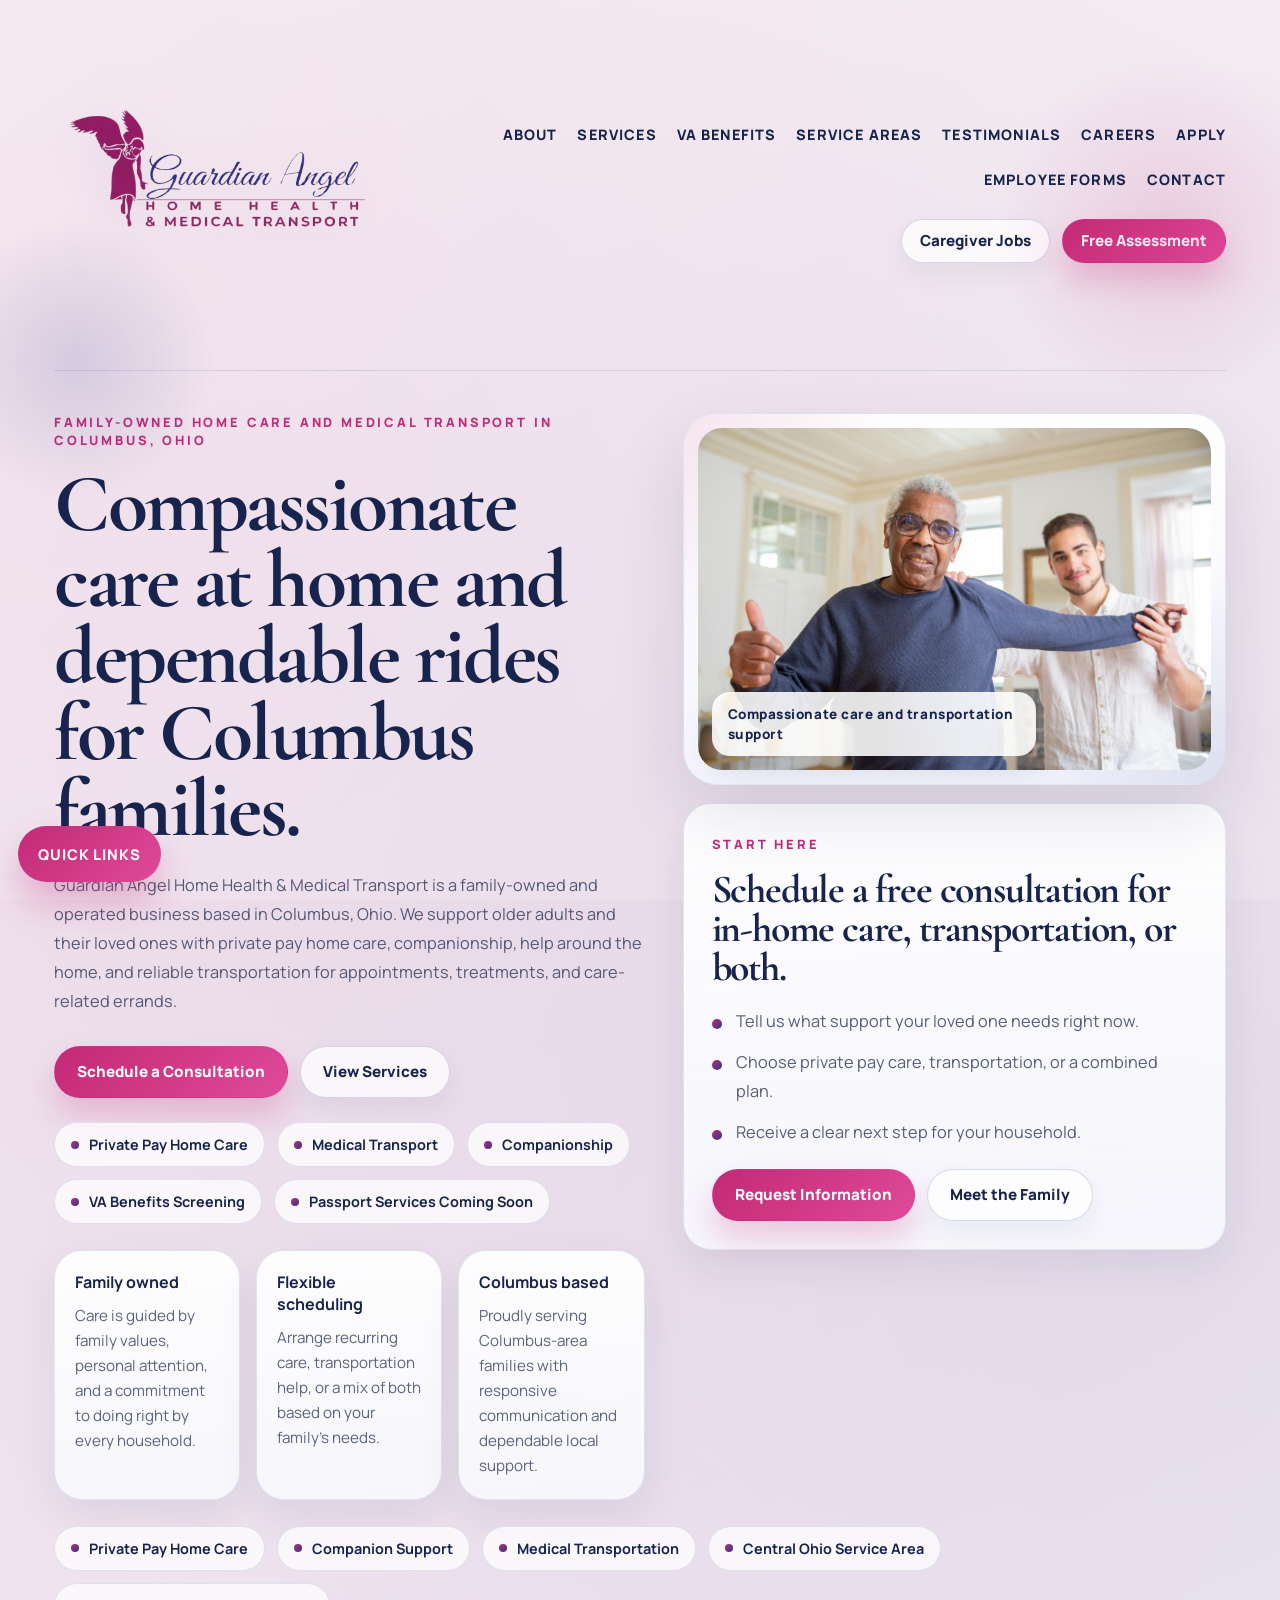
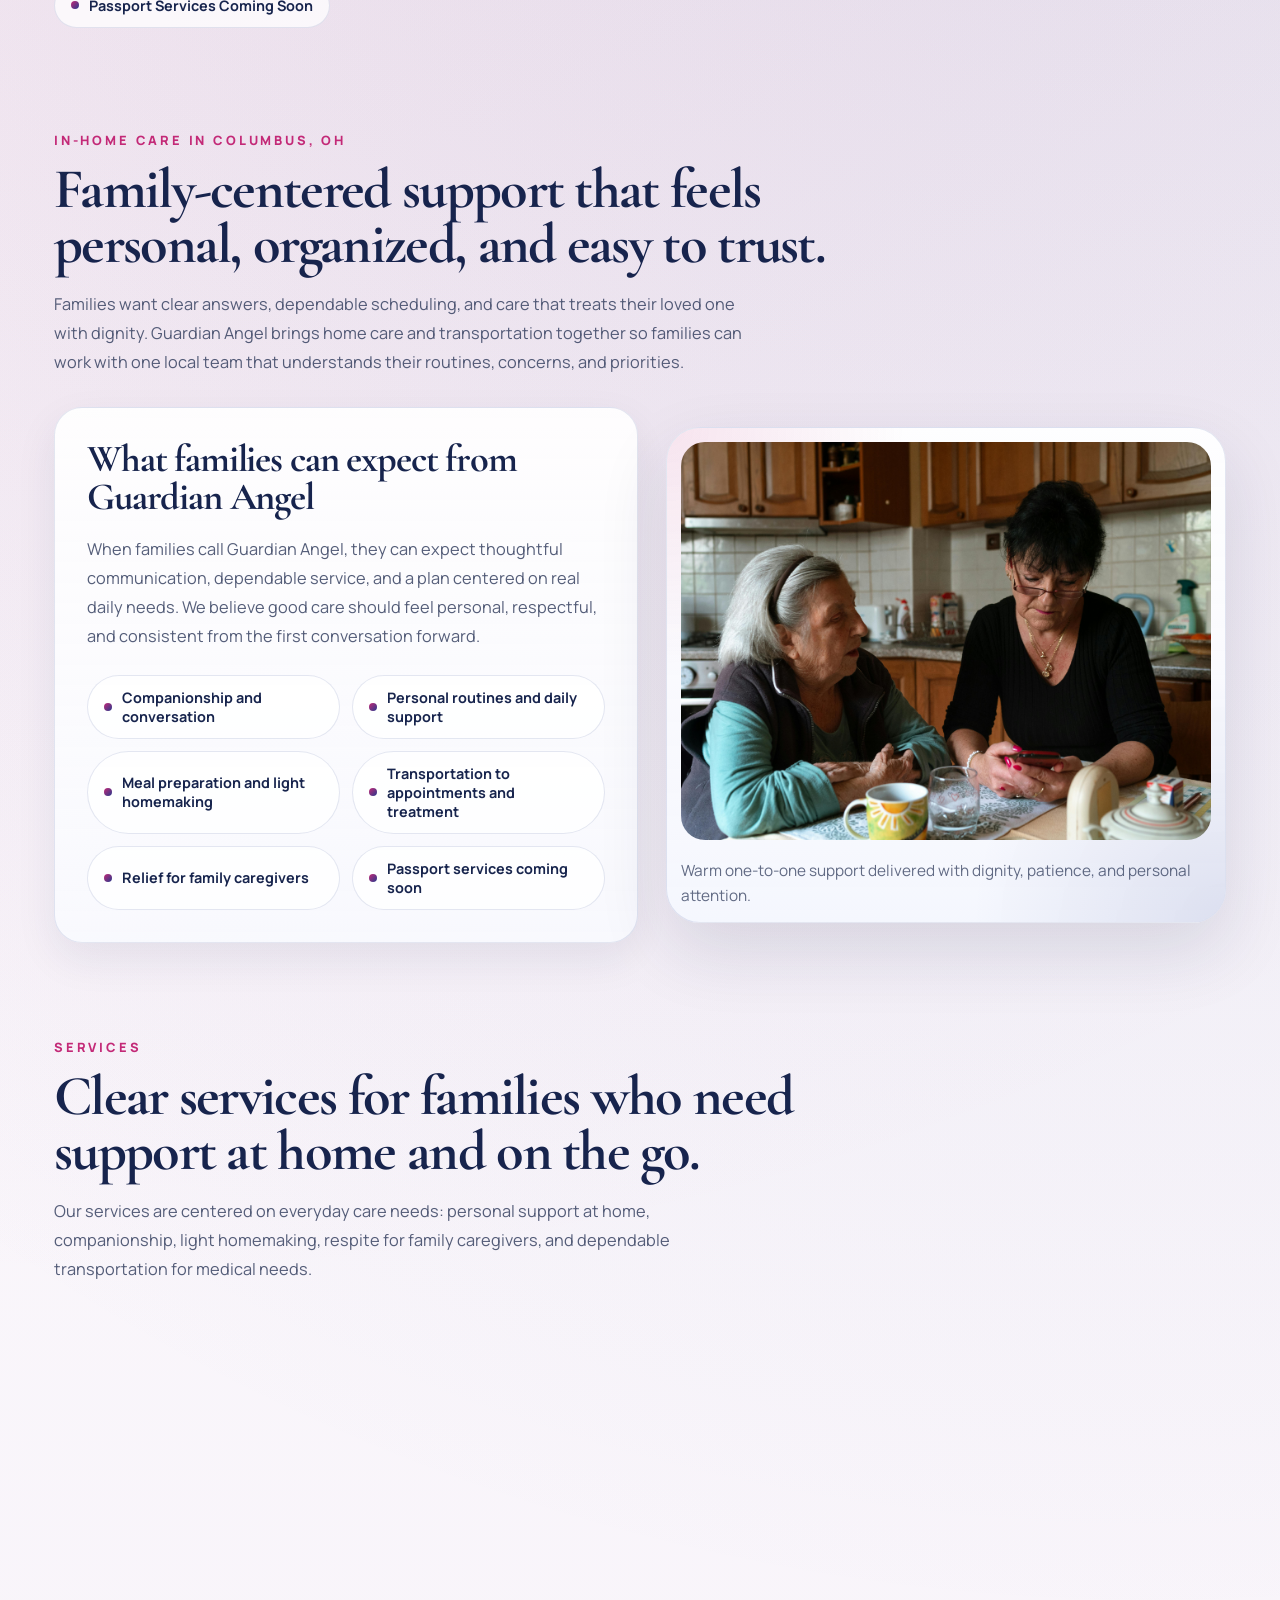
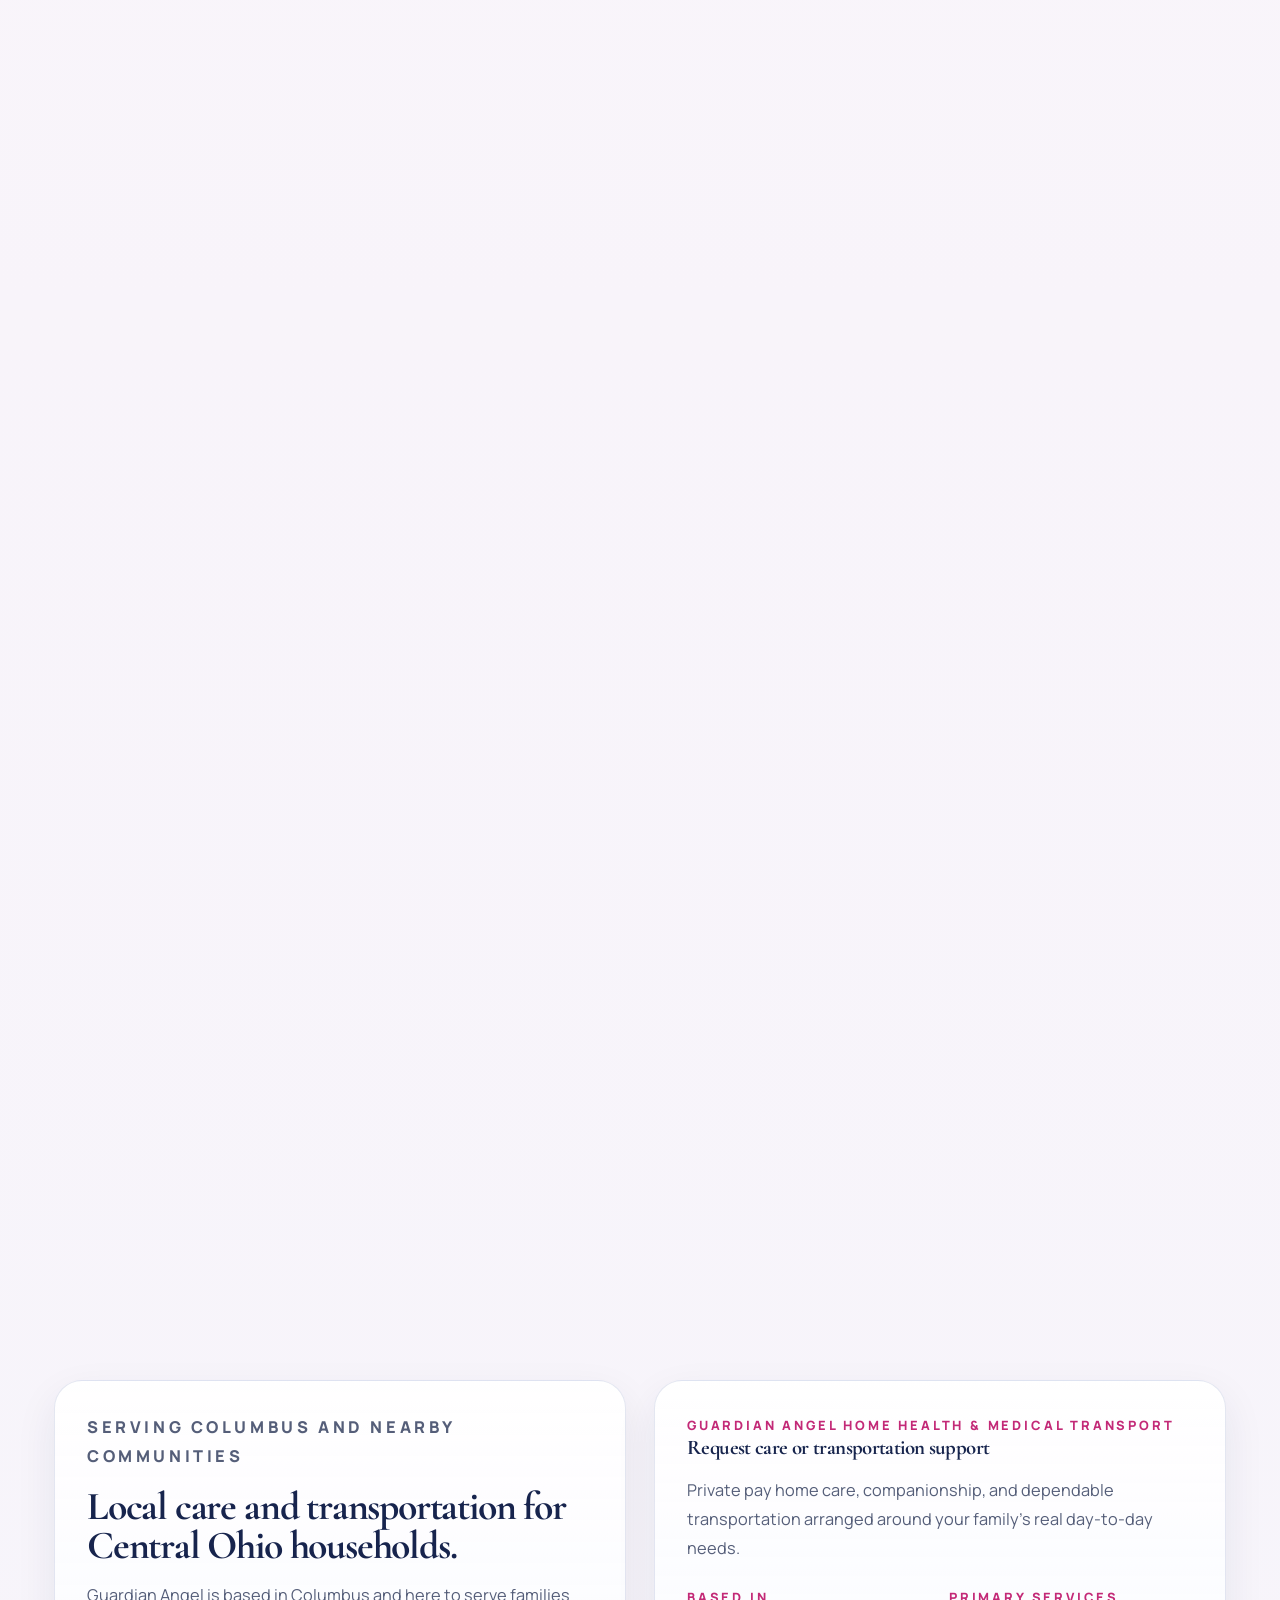
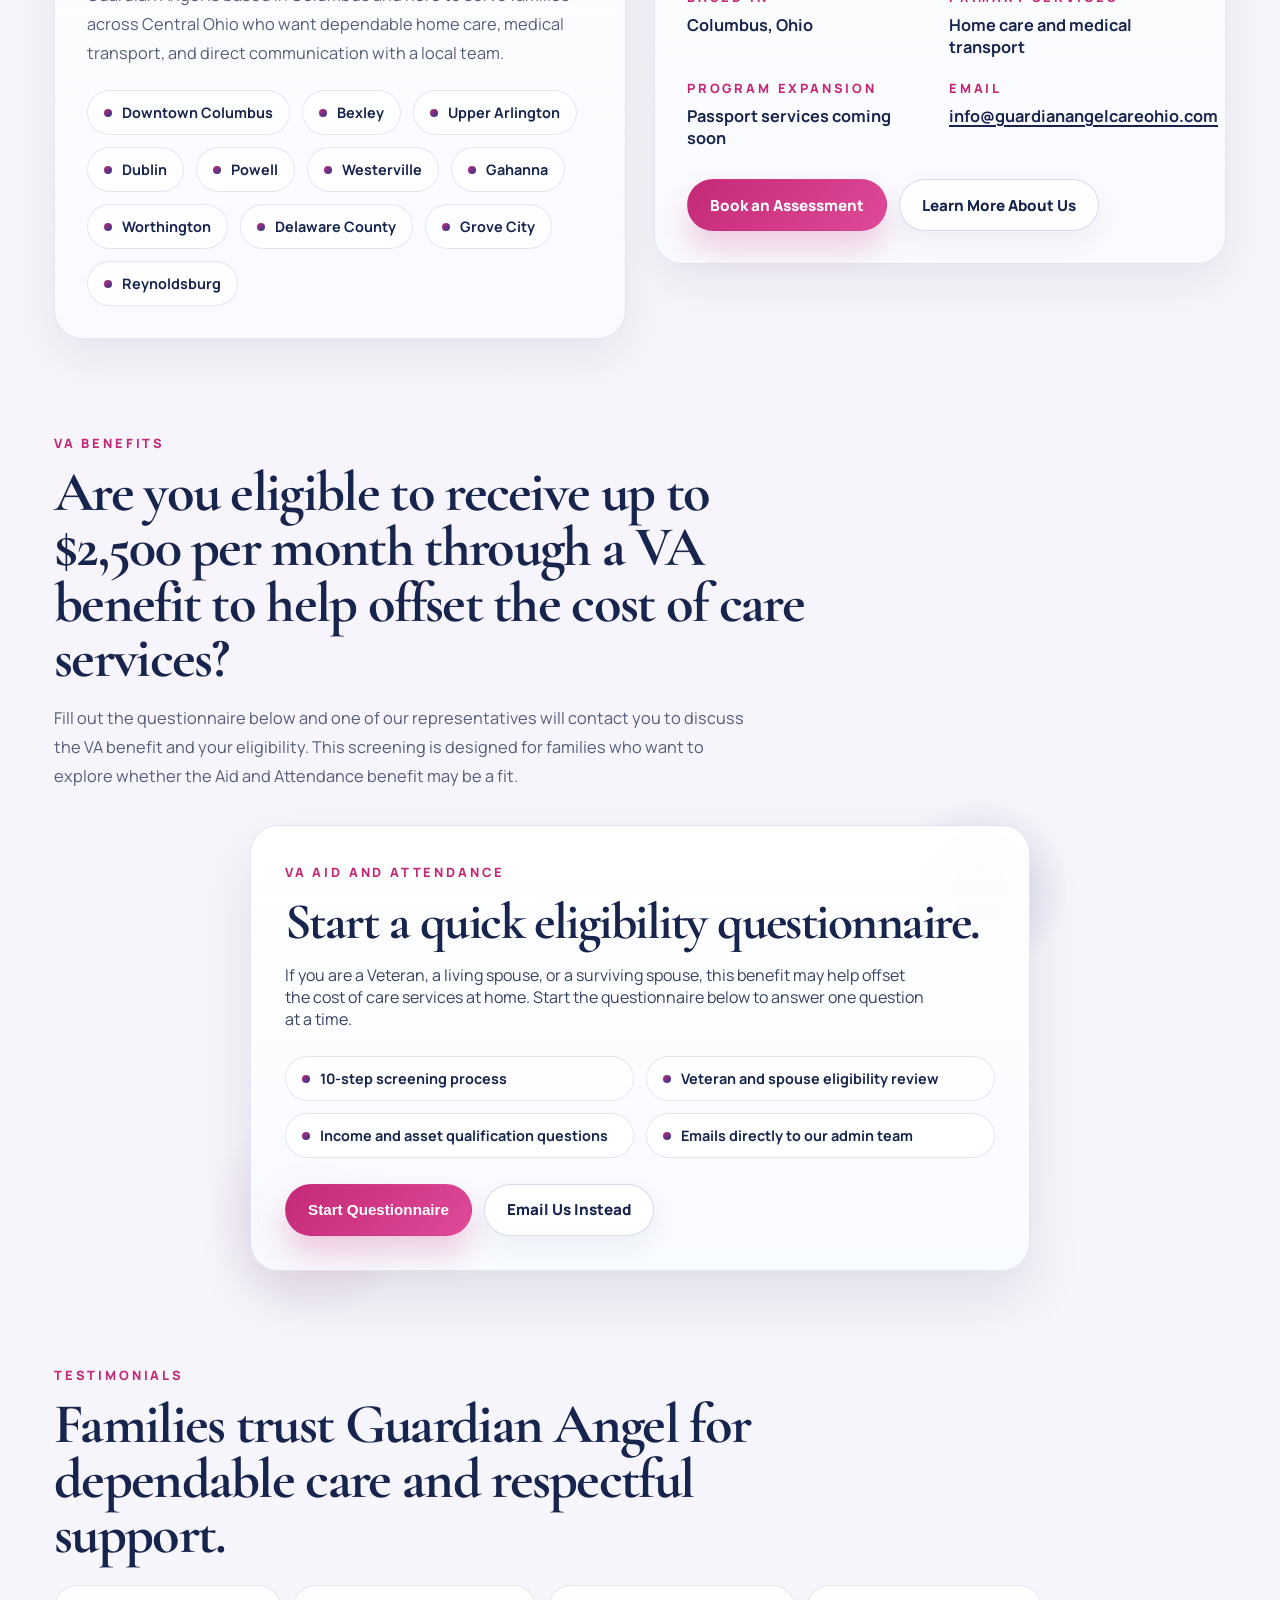
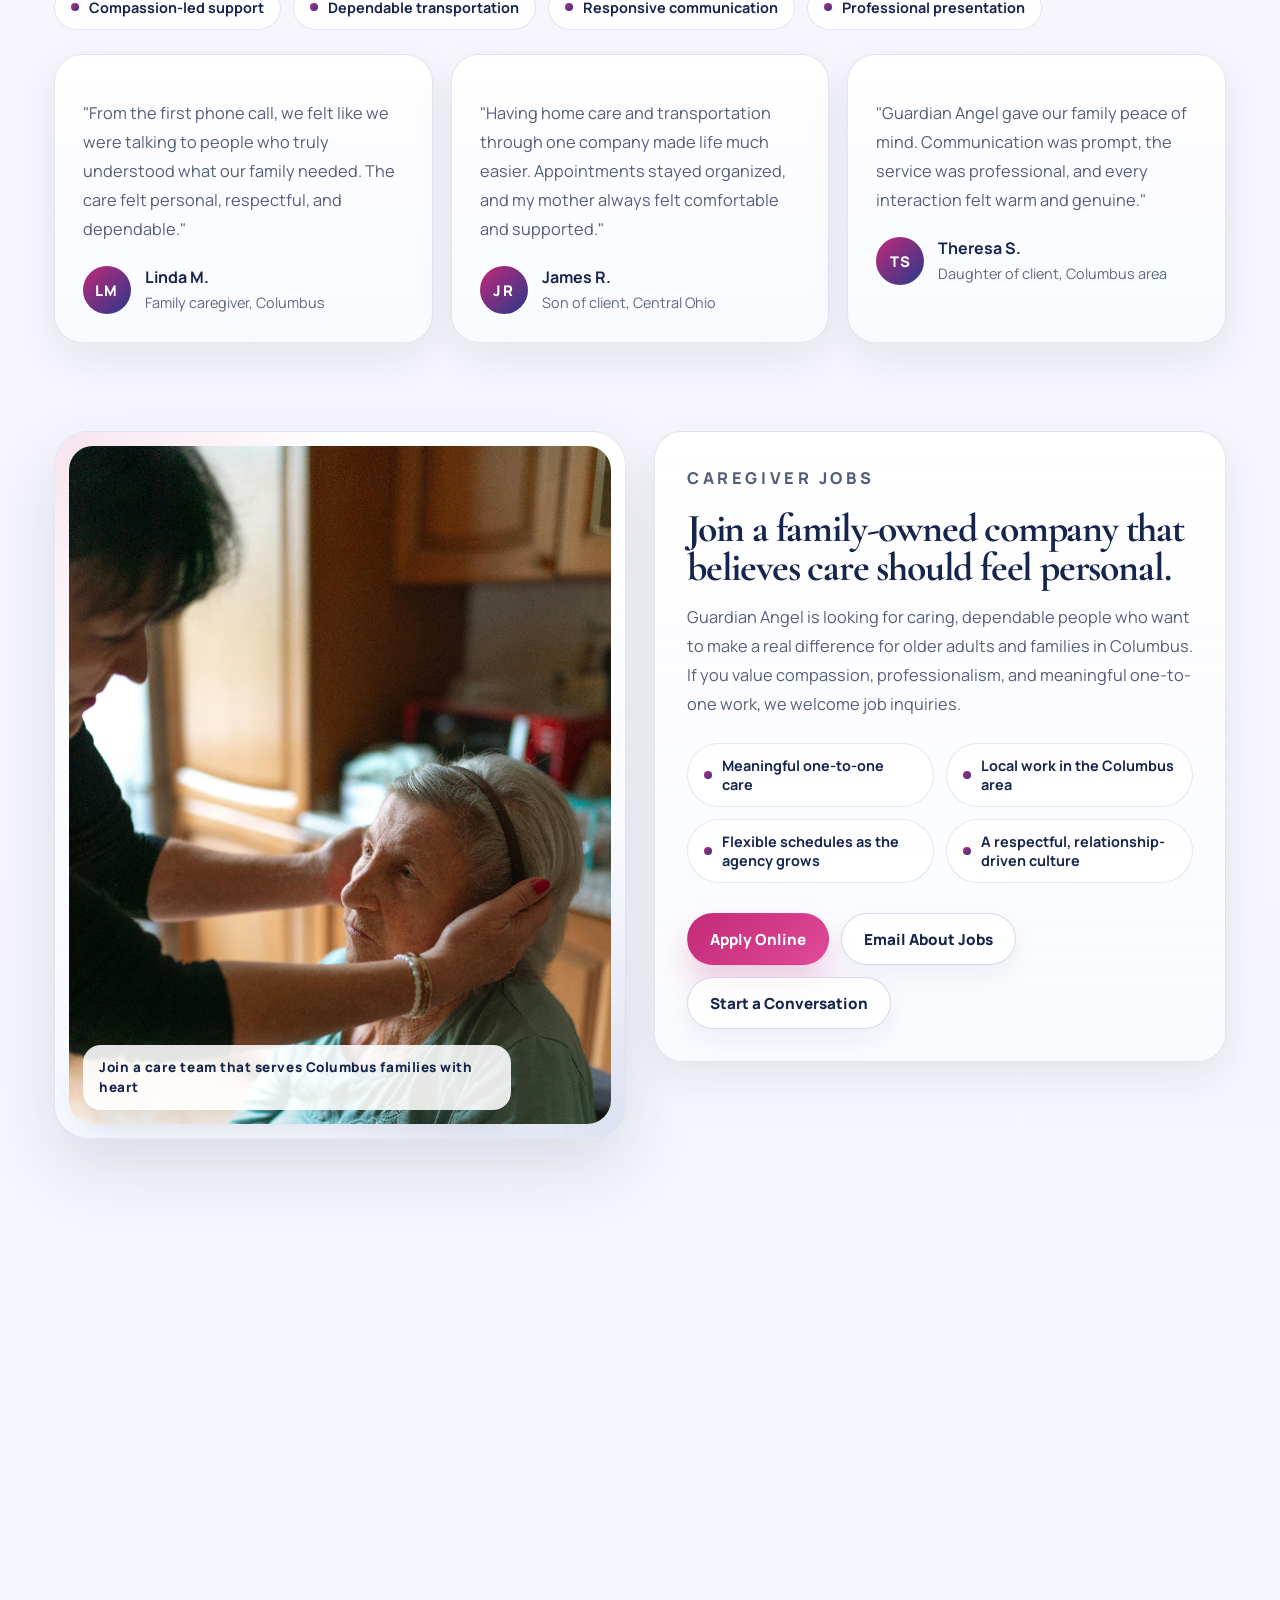
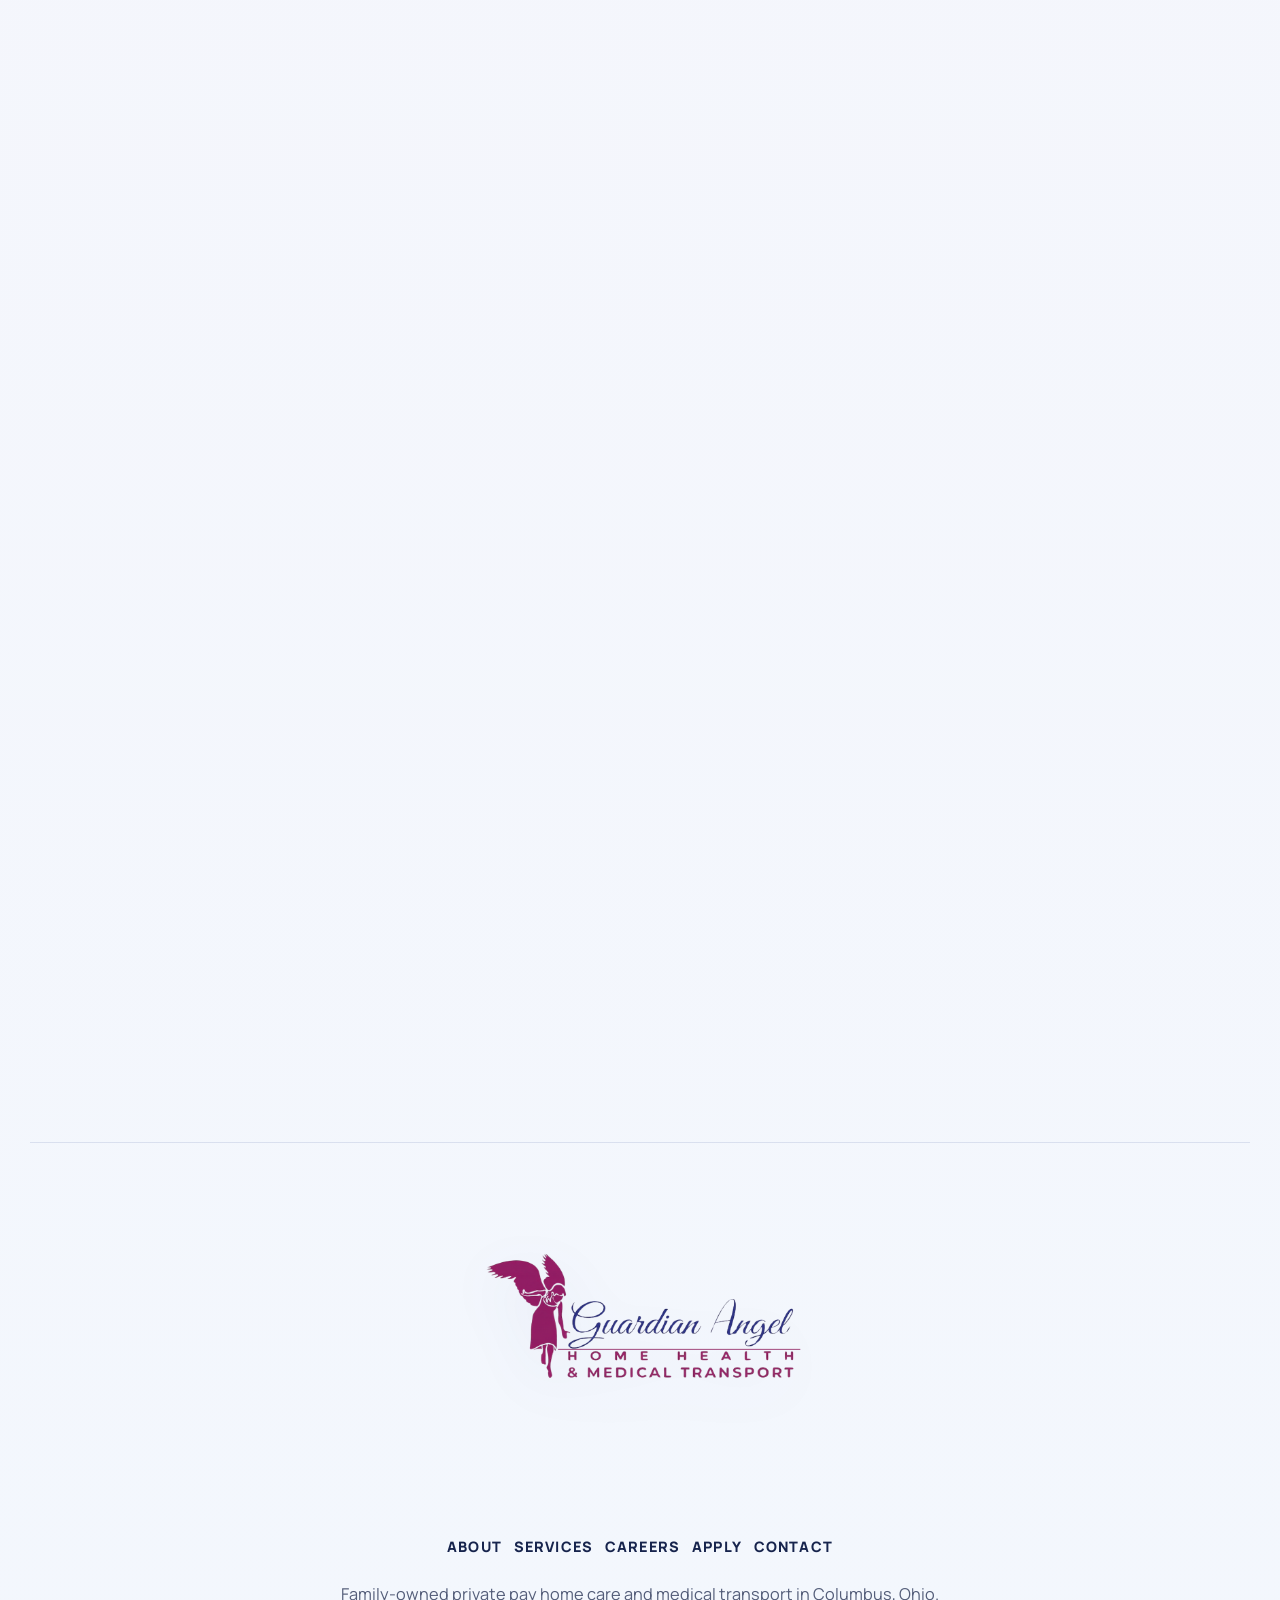
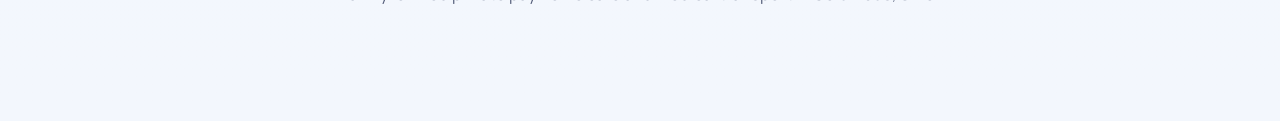
<file: index.html>
<!DOCTYPE html>
<html lang="en">
<head>
  <meta charset="UTF-8">
  <meta name="viewport" content="width=device-width, initial-scale=1.0">
  <title>Guardian Angel Home Health &amp; Medical Transport | Columbus, OH</title>
  <meta
    name="description"
    content="Guardian Angel Home Health & Medical Transport is a family-owned and operated business in Columbus, Ohio, providing private pay home care, companionship, and dependable medical transportation."
  >
  <link rel="icon" href="favicon.ico" sizes="any">
  <link rel="icon" type="image/png" sizes="512x512" href="favicon.png">
  <link rel="apple-touch-icon" sizes="180x180" href="apple-touch-icon.png">
  <link rel="preconnect" href="https://fonts.googleapis.com">
  <link rel="preconnect" href="https://fonts.gstatic.com" crossorigin>
  <link rel="stylesheet" href="styles.css">
</head>
<body>
  <div class="page-shell">
    <header class="hero" id="top">
      <nav class="top-nav">
        <a class="brand" href="#top" aria-label="Guardian Angel Home Health and Medical Transport">
          <img
            class="brand-logo"
            src="assets/guardian-angel-logo.png"
            alt="Guardian Angel Home Health and Medical Transport logo"
          >
        </a>

        <div class="nav-cluster">
          <div class="nav-links">
            <a href="about.html">About</a>
            <a href="#services">Services</a>
            <a href="#va-benefits">VA Benefits</a>
            <a href="#coverage">Service Areas</a>
            <a href="#reviews">Testimonials</a>
            <a href="#careers">Careers</a>
            <a href="application.html">Apply</a>
            <a href="employee-forms.html">Employee Forms</a>
            <a href="#contact">Contact</a>
          </div>
          <div class="nav-actions">
            <a class="button button-secondary button-small" href="#careers">Caregiver Jobs</a>
            <a class="button button-primary button-small" href="#contact">Free Assessment</a>
          </div>
        </div>
      </nav>

      <div class="hero-layout">
        <div class="hero-copy reveal">
          <p class="eyebrow">Family-owned home care and medical transport in Columbus, Ohio</p>
          <h1>Compassionate care at home and dependable rides for Columbus families.</h1>
          <p class="lead">
            Guardian Angel Home Health &amp; Medical Transport is a family-owned and operated business based
            in Columbus, Ohio. We support older adults and their loved ones with private pay home care,
            companionship, help around the home, and reliable transportation for appointments, treatments,
            and care-related errands.
          </p>

          <div class="hero-actions">
            <a class="button button-primary" href="#contact">Schedule a Consultation</a>
            <a class="button button-secondary" href="#services">View Services</a>
          </div>

          <div class="hero-inline-list">
            <span>Private Pay Home Care</span>
            <span>Medical Transport</span>
            <span>Companionship</span>
            <span>VA Benefits Screening</span>
            <span>Passport Services Coming Soon</span>
          </div>

          <div class="hero-metrics">
            <article class="metric-card">
              <strong>Family owned</strong>
              <span>Care is guided by family values, personal attention, and a commitment to doing right by every household.</span>
            </article>
            <article class="metric-card">
              <strong>Flexible scheduling</strong>
              <span>Arrange recurring care, transportation help, or a mix of both based on your family’s needs.</span>
            </article>
            <article class="metric-card">
              <strong>Columbus based</strong>
              <span>Proudly serving Columbus-area families with responsive communication and dependable local support.</span>
            </article>
          </div>
        </div>

        <aside class="hero-side reveal">
          <figure class="hero-photo-card">
            <img
              class="hero-photo hero-photo-full"
              src="assets/reference/stock-caregiver-activity.jpg"
              alt="Older adult receiving supportive home care assistance"
            >
            <div class="photo-chip photo-chip-primary">Compassionate care and transportation support</div>
          </figure>

          <div class="quick-panel">
            <p class="quick-eyebrow">Start here</p>
            <h2>Schedule a free consultation for in-home care, transportation, or both.</h2>
            <ul class="quick-list">
              <li>Tell us what support your loved one needs right now.</li>
              <li>Choose private pay care, transportation, or a combined plan.</li>
              <li>Receive a clear next step for your household.</li>
            </ul>
            <div class="quick-actions">
              <a class="button button-primary" href="#contact">Request Information</a>
              <a class="button button-secondary" href="about.html">Meet the Family</a>
            </div>
          </div>
        </aside>
      </div>

      <div class="hero-trust-strip reveal" aria-label="Guardian Angel service highlights">
        <span>Private Pay Home Care</span>
        <span>Companion Support</span>
        <span>Medical Transportation</span>
        <span>Central Ohio Service Area</span>
        <span>Passport Services Coming Soon</span>
      </div>
    </header>

    <main>
      <section class="section intro-section">
        <div class="section-heading reveal">
          <p class="eyebrow">In-home care in Columbus, OH</p>
          <h2>Family-centered support that feels personal, organized, and easy to trust.</h2>
          <p class="section-lead">
            Families want clear answers, dependable scheduling, and care that treats their loved one with
            dignity. Guardian Angel brings home care and transportation together so families can work with
            one local team that understands their routines, concerns, and priorities.
          </p>
        </div>

        <div class="feature-grid">
          <article class="copy-panel reveal">
            <h3>What families can expect from Guardian Angel</h3>
            <p>
              When families call Guardian Angel, they can expect thoughtful communication, dependable service,
              and a plan centered on real daily needs. We believe good care should feel personal, respectful,
              and consistent from the first conversation forward.
            </p>
            <div class="check-grid">
              <span>Companionship and conversation</span>
              <span>Personal routines and daily support</span>
              <span>Meal preparation and light homemaking</span>
              <span>Transportation to appointments and treatment</span>
              <span>Relief for family caregivers</span>
              <span>Passport services coming soon</span>
            </div>
          </article>

          <figure class="feature-photo reveal">
            <img
              src="assets/reference/stock-homecare-kitchen.jpg"
              alt="Caregiver assisting an older adult at home"
              loading="lazy"
            >
            <figcaption>Warm one-to-one support delivered with dignity, patience, and personal attention.</figcaption>
          </figure>
        </div>
      </section>

      <section class="section services-section" id="services">
        <div class="section-heading reveal">
          <p class="eyebrow">Services</p>
          <h2>Clear services for families who need support at home and on the go.</h2>
          <p class="section-lead">
            Our services are centered on everyday care needs: personal support at home, companionship,
            light homemaking, respite for family caregivers, and dependable transportation for medical needs.
          </p>
        </div>

        <div class="services-grid">
          <article class="service-card reveal">
            <span class="service-mark"></span>
            <h3>Personal Care</h3>
            <p>Support with daily routines that help clients stay comfortable, confident, and safe at home.</p>
            <ul>
              <li>Bathing and grooming support</li>
              <li>Dressing and routine assistance</li>
              <li>Mobility help and safety awareness</li>
            </ul>
          </article>

          <article class="service-card reveal">
            <span class="service-mark"></span>
            <h3>Companion Care</h3>
            <p>Friendly presence, conversation, and steady check-ins for clients who benefit from connection.</p>
            <ul>
              <li>Conversation and social support</li>
              <li>Accompaniment during the day</li>
              <li>Encouragement and reassurance</li>
            </ul>
          </article>

          <article class="service-card reveal">
            <span class="service-mark"></span>
            <h3>Homemaking Support</h3>
            <p>Light household help that keeps the home environment more manageable and comfortable.</p>
            <ul>
              <li>Light tidying and organization</li>
              <li>Laundry and linen refreshes</li>
              <li>Meal prep support</li>
            </ul>
          </article>

          <article class="service-card reveal">
            <span class="service-mark"></span>
            <h3>Respite Care</h3>
            <p>Short-term support so family caregivers can rest, recharge, and step away with peace of mind.</p>
            <ul>
              <li>Relief for loved ones</li>
              <li>Flexible visit timing</li>
              <li>Dependable backup support</li>
            </ul>
          </article>

          <article class="service-card reveal">
            <span class="service-mark"></span>
            <h3>Medical Transportation</h3>
            <p>Dependable rides for appointments, treatments, hospital pickups, and care-related errands.</p>
            <ul>
              <li>Doctor and specialist appointments</li>
              <li>Therapy and treatment visits</li>
              <li>Hospital discharge transportation</li>
            </ul>
          </article>

          <article class="service-card reveal">
            <span class="service-mark"></span>
            <h3>Hospital Recovery Support</h3>
            <p>Extra help during recovery periods when routines, follow-up visits, and observation matter most.</p>
            <ul>
              <li>Post-discharge check-ins</li>
              <li>Appointment coordination support</li>
              <li>Household easing during recovery</li>
            </ul>
          </article>

          <article class="service-card reveal">
            <span class="service-mark"></span>
            <h3>Wellness and Routine Support</h3>
            <p>Help clients stay on track with meals, hydration, movement, and a calmer daily rhythm.</p>
            <ul>
              <li>Meal and snack reminders</li>
              <li>Encouragement with routines</li>
              <li>Observant, supportive companionship</li>
            </ul>
          </article>

          <article class="service-card service-card-accent reveal">
            <span class="service-mark"></span>
            <h3>Passport Services Coming Soon</h3>
            <p>Guardian Angel is preparing to expand services so more Columbus families can access coordinated support.</p>
            <ul>
              <li>Clear coming-soon visibility</li>
              <li>Room for future program details</li>
              <li>Easy updates as services expand</li>
            </ul>
          </article>
        </div>
      </section>

      <section class="section needs-section">
        <div class="section-heading reveal">
          <p class="eyebrow">We understand your situation</p>
          <h2>Families usually reach out because they need help quickly, clearly, and without added stress.</h2>
        </div>

        <div class="need-grid">
          <article class="need-card reveal">
            <h3>A loved one needs support at home</h3>
            <p>Families often need companionship, safety-minded help, and a dependable rhythm for everyday routines.</p>
          </article>
          <article class="need-card reveal">
            <h3>Appointments are getting harder to manage</h3>
            <p>Transportation becomes part of care when rides to treatment, follow-ups, and discharges start piling up.</p>
          </article>
          <article class="need-card reveal">
            <h3>Family caregivers need relief</h3>
            <p>Respite support can protect everyone’s energy while keeping the client experience steady and respectful.</p>
          </article>
          <article class="need-card reveal">
            <h3>Recovery requires more coordination</h3>
            <p>Short-term help after a hospital stay can make recovery smoother and reduce stress on the household.</p>
          </article>
        </div>
      </section>

      <section class="section coverage-section" id="coverage">
        <div class="coverage-layout">
          <article class="coverage-card reveal">
            <p class="eyebrow">Serving Columbus and nearby communities</p>
            <h2>Local care and transportation for Central Ohio households.</h2>
            <p>
              Guardian Angel is based in Columbus and here to serve families across Central Ohio who want
              dependable home care, medical transport, and direct communication with a local team.
            </p>
            <div class="area-chips">
              <span>Downtown Columbus</span>
              <span>Bexley</span>
              <span>Upper Arlington</span>
              <span>Dublin</span>
              <span>Powell</span>
              <span>Westerville</span>
              <span>Gahanna</span>
              <span>Worthington</span>
              <span>Delaware County</span>
              <span>Grove City</span>
              <span>Reynoldsburg</span>
            </div>
          </article>

          <article class="local-contact-card reveal">
            <span class="feature-tag">Guardian Angel Home Health &amp; Medical Transport</span>
            <h3>Request care or transportation support</h3>
            <p>
              Private pay home care, companionship, and dependable transportation arranged around your family’s
              real day-to-day needs.
            </p>
            <div class="local-details">
              <div>
                <span class="detail-label">Based in</span>
                <strong>Columbus, Ohio</strong>
              </div>
              <div>
                <span class="detail-label">Primary services</span>
                <strong>Home care and medical transport</strong>
              </div>
              <div>
                <span class="detail-label">Program expansion</span>
                <strong>Passport services coming soon</strong>
              </div>
              <div>
                <span class="detail-label">Email</span>
                <strong><a class="contact-link" href="mailto:info@guardianangelcareohio.com">info@guardianangelcareohio.com</a></strong>
              </div>
            </div>
            <div class="hero-actions">
              <a class="button button-primary" href="#contact">Book an Assessment</a>
              <a class="button button-secondary" href="about.html">Learn More About Us</a>
            </div>
          </article>
        </div>
      </section>

      <section class="section va-section" id="va-benefits">
        <div class="section-heading reveal">
          <p class="eyebrow">VA Benefits</p>
          <h2>Are you eligible to receive up to $2,500 per month through a VA benefit to help offset the cost of care services?</h2>
          <p class="section-lead">
            Fill out the questionnaire below and one of our representatives will contact you to discuss
            the VA benefit and your eligibility. This screening is designed for families who want to explore
            whether the Aid and Attendance benefit may be a fit.
          </p>
        </div>

        <div class="va-stage reveal">
          <article class="va-intro-card" id="vaIntroCard">
            <span class="feature-tag">VA Aid and Attendance</span>
            <h3>Start a quick eligibility questionnaire.</h3>
            <p>
              If you are a Veteran, a living spouse, or a surviving spouse, this benefit may help offset
              the cost of care services at home. Start the questionnaire below to answer one question at a time.
            </p>
            <div class="check-grid va-intro-grid">
              <span>10-step screening process</span>
              <span>Veteran and spouse eligibility review</span>
              <span>Income and asset qualification questions</span>
              <span>Emails directly to our admin team</span>
            </div>
            <div class="hero-actions">
              <button class="button button-primary" type="button" id="vaStartButton" aria-controls="vaForm" aria-expanded="false">Start Questionnaire</button>
              <a class="button button-secondary" href="mailto:admin@GuardianAngelCareOhio.com">Email Us Instead</a>
            </div>
          </article>

          <form class="contact-form va-form" id="vaForm" data-recipient="admin@GuardianAngelCareOhio.com" hidden>
            <div class="va-progress">
              <div class="va-progress-head">
                <span class="feature-tag" id="vaStepCount">Question 1 of 10</span>
                <strong id="vaStepTitle">Veteran or spouse status</strong>
              </div>
              <div class="va-progress-bar" aria-hidden="true">
                <span class="va-progress-fill" id="vaProgressFill"></span>
              </div>
            </div>

            <div class="va-step is-active" data-step-title="Veteran or spouse status">
              <fieldset class="form-question">
                <legend>1. Are you a Veteran, living spouse, or surviving spouse of a Veteran over age 65?</legend>
                <div class="choice-row">
                  <label class="choice-pill"><input type="radio" name="va_q1" value="Yes" required><span>Yes</span></label>
                  <label class="choice-pill"><input type="radio" name="va_q1" value="No" required><span>No</span></label>
                </div>
              </fieldset>
            </div>

            <div class="va-step" data-step-title="Help with daily living" hidden>
              <fieldset class="form-question">
                <legend>2. Do you need some assistance at home with activities of daily living?</legend>
                <div class="choice-row">
                  <label class="choice-pill"><input type="radio" name="va_q2" value="Yes" required><span>Yes</span></label>
                  <label class="choice-pill"><input type="radio" name="va_q2" value="No" required><span>No</span></label>
                </div>
              </fieldset>
            </div>

            <div class="va-step" data-step-title="Monthly household income" hidden>
              <fieldset class="form-question">
                <legend>3. Do you have monthly household combined income from all sources below these amounts?</legend>
                <p class="question-note">Couples: $3,000. Single Veteran: $2,600. Surviving Spouse: $2,000. If you are spending money on care services right now, your income could be higher and you may still qualify. If you are living in assisted or independent living, or paying for care now, you may be eligible even with income above these amounts.</p>
                <div class="choice-row">
                  <label class="choice-pill"><input type="radio" name="va_q3" value="Yes" required><span>Yes</span></label>
                  <label class="choice-pill"><input type="radio" name="va_q3" value="No" required><span>No</span></label>
                </div>
              </fieldset>
            </div>

            <div class="va-step" data-step-title="Assets and retirement accounts" hidden>
              <fieldset class="form-question">
                <legend>4. Do you have less than $129,600 in retirement accounts, annuities, stocks, bonds, and cash in the bank?</legend>
                <p class="question-note">Your home value and personal property are exempt.</p>
                <div class="choice-row">
                  <label class="choice-pill"><input type="radio" name="va_q4" value="Yes" required><span>Yes</span></label>
                  <label class="choice-pill"><input type="radio" name="va_q4" value="No" required><span>No</span></label>
                </div>
              </fieldset>
            </div>

            <div class="va-step" data-step-title="Surviving spouse status" hidden>
              <fieldset class="form-question">
                <legend>5. Was the surviving spouse married to the Veteran at the time of the Veteran's death?</legend>
                <div class="choice-row">
                  <label class="choice-pill"><input type="radio" name="va_q5" value="Yes" required><span>Yes</span></label>
                  <label class="choice-pill"><input type="radio" name="va_q5" value="No" required><span>No</span></label>
                </div>
              </fieldset>
            </div>

            <div class="va-step" data-step-title="Wartime active duty service" hidden>
              <fieldset class="form-question">
                <legend>6. Did the Veteran serve at least 1 day of active duty during a wartime period?</legend>
                <p class="question-note">National Guard or Reserves do not count. Qualifying periods include: World War II, December 1941 to December 1946; Korean War, June 1950 to January 1955; Vietnam War, February 1961 to August 1964 if served in Vietnam, or September 1964 to May 1975 in or outside of Vietnam; Gulf War, 1990 to present.</p>
                <div class="choice-row">
                  <label class="choice-pill"><input type="radio" name="va_q6" value="Yes" required><span>Yes</span></label>
                  <label class="choice-pill"><input type="radio" name="va_q6" value="No" required><span>No</span></label>
                </div>
              </fieldset>
            </div>

            <div class="va-step" data-step-title="Existing VA benefits" hidden>
              <fieldset class="form-question">
                <legend>7. Is the benefit applicant receiving monthly money from the VA, or have they applied for money from the VA, for wounds suffered during military service or for a pension benefit?</legend>
                <div class="choice-row">
                  <label class="choice-pill"><input type="radio" name="va_q7" value="Yes" required><span>Yes</span></label>
                  <label class="choice-pill"><input type="radio" name="va_q7" value="No" required><span>No</span></label>
                </div>
              </fieldset>
            </div>

            <div class="va-step" data-step-title="Living at home plan" hidden>
              <fieldset class="form-question">
                <legend>8. Is the applicant currently living at home and planning to stay there for at least a year, or do they have a discharge date to return home from their current facility?</legend>
                <div class="choice-row">
                  <label class="choice-pill"><input type="radio" name="va_q8" value="Yes" required><span>Yes</span></label>
                  <label class="choice-pill"><input type="radio" name="va_q8" value="No" required><span>No</span></label>
                </div>
              </fieldset>
            </div>

            <div class="va-step" data-step-title="Best time to call" hidden>
              <fieldset class="form-question">
                <legend>9. Best time to call</legend>
                <p class="question-note">Check any that work best for you.</p>
                <div class="choice-row">
                  <label class="choice-pill"><input type="checkbox" name="bestTime" value="Mornings"><span>Mornings</span></label>
                  <label class="choice-pill"><input type="checkbox" name="bestTime" value="Afternoons"><span>Afternoons</span></label>
                  <label class="choice-pill"><input type="checkbox" name="bestTime" value="Evenings"><span>Evenings</span></label>
                </div>
              </fieldset>
            </div>

            <div class="va-step" data-step-title="Your contact information" hidden>
              <label>
                Name
                <input type="text" name="name" placeholder="Full name" required>
              </label>
              <label>
                Phone
                <input type="tel" name="phone" placeholder="Best phone number" required>
              </label>
              <label>
                Email
                <input type="email" name="email" placeholder="you@example.com" required>
              </label>
              <label>
                Additional notes
                <textarea
                  name="notes"
                  rows="4"
                  placeholder="Anything else you would like our team to know before we contact you."
                ></textarea>
              </label>
            </div>

            <div class="va-wizard-actions">
              <button class="button button-secondary" type="button" id="vaPrevButton" hidden>Previous</button>
              <button class="button button-primary" type="button" id="vaNextButton">Next Question</button>
              <button class="button button-primary" type="submit" id="vaSubmitButton" hidden>Send VA Questionnaire</button>
            </div>
            <p class="contact-note">Your questionnaire will open in your default email application addressed to admin@GuardianAngelCareOhio.com.</p>
            <p class="form-response" id="vaFormResponse" aria-live="polite"></p>
          </form>
        </div>
      </section>

      <section class="section reviews-section" id="reviews">
        <div class="section-heading reveal">
          <p class="eyebrow">Testimonials</p>
          <h2>Families trust Guardian Angel for dependable care and respectful support.</h2>
        </div>

        <div class="rating-strip reveal">
          <span>Compassion-led support</span>
          <span>Dependable transportation</span>
          <span>Responsive communication</span>
          <span>Professional presentation</span>
        </div>

        <div class="testimonial-grid">
          <article class="testimonial-card reveal">
            <p>"From the first phone call, we felt like we were talking to people who truly understood what our family needed. The care felt personal, respectful, and dependable."</p>
            <div class="testimonial-person">
              <div class="testimonial-avatar">LM</div>
              <div class="testimonial-meta">
                <strong>Linda M.</strong>
                <span>Family caregiver, Columbus</span>
              </div>
            </div>
          </article>
          <article class="testimonial-card reveal">
            <p>"Having home care and transportation through one company made life much easier. Appointments stayed organized, and my mother always felt comfortable and supported."</p>
            <div class="testimonial-person">
              <div class="testimonial-avatar">JR</div>
              <div class="testimonial-meta">
                <strong>James R.</strong>
                <span>Son of client, Central Ohio</span>
              </div>
            </div>
          </article>
          <article class="testimonial-card reveal">
            <p>"Guardian Angel gave our family peace of mind. Communication was prompt, the service was professional, and every interaction felt warm and genuine."</p>
            <div class="testimonial-person">
              <div class="testimonial-avatar">TS</div>
              <div class="testimonial-meta">
                <strong>Theresa S.</strong>
                <span>Daughter of client, Columbus area</span>
              </div>
            </div>
          </article>
        </div>
      </section>

      <section class="section careers-section" id="careers">
        <div class="careers-layout">
          <figure class="feature-photo jobs-photo reveal">
            <img
              src="assets/reference/stock-homecare-portrait.jpg"
              alt="Caregiver providing close personal support to an older adult"
              loading="lazy"
            >
            <div class="photo-chip">Join a care team that serves Columbus families with heart</div>
          </figure>

          <article class="career-copy reveal">
            <p class="eyebrow">Caregiver jobs</p>
            <h2>Join a family-owned company that believes care should feel personal.</h2>
            <p>
              Guardian Angel is looking for caring, dependable people who want to make a real difference for
              older adults and families in Columbus. If you value compassion, professionalism, and meaningful
              one-to-one work, we welcome job inquiries.
            </p>
            <div class="check-grid jobs-grid">
              <span>Meaningful one-to-one care</span>
              <span>Local work in the Columbus area</span>
              <span>Flexible schedules as the agency grows</span>
              <span>A respectful, relationship-driven culture</span>
            </div>
            <div class="hero-actions">
              <a
                class="button button-primary"
                href="application.html"
              >Apply Online</a>
              <a
                class="button button-secondary"
                href="mailto:info@guardianangelcareohio.com?subject=Guardian%20Angel%20Caregiver%20Application"
              >Email About Jobs</a>
              <a class="button button-secondary" href="#contact">Start a Conversation</a>
            </div>
          </article>
        </div>
      </section>

      <section class="section about-preview-section">
        <div class="feature-grid feature-grid-reverse">
          <article class="copy-panel reveal">
            <p class="eyebrow">About Guardian Angel</p>
            <h3>Learn more about the family behind the care.</h3>
            <p>
              Learn more about Guardian Angel’s family-owned approach, commitment to respectful service,
              and focus on supporting Columbus families with care they can feel good about.
            </p>
            <div class="hero-actions">
              <a class="button button-primary" href="about.html">Learn More About Us</a>
              <a class="button button-secondary" href="#contact">Contact the Agency</a>
            </div>
          </article>

          <figure class="feature-photo reveal">
            <img
              src="assets/reference/stock-transport-assist.jpg"
              alt="Older adult receiving transportation assistance while entering a vehicle"
              loading="lazy"
            >
            <figcaption>Dependable transportation is an important part of keeping care organized and families supported.</figcaption>
          </figure>
        </div>
      </section>

      <section class="section contact-section" id="contact">
        <div class="contact-layout">
          <div class="contact-copy reveal">
            <p class="eyebrow">Schedule a consultation</p>
            <h2>Request a free conversation about home care, transportation, or both.</h2>
            <p>
              Whether your family needs private pay home care, medical transportation, or both, we are here to
              listen, answer questions, and help you take the next step with confidence.
            </p>
            <div class="contact-details">
              <div>
                <span class="detail-label">Location</span>
                <strong>Columbus, Ohio</strong>
              </div>
              <div>
                <span class="detail-label">Current services</span>
                <strong>Private pay home care and medical transport</strong>
              </div>
              <div>
                <span class="detail-label">Coming soon</span>
                <strong>Passport services updates</strong>
              </div>
              <div>
                <span class="detail-label">Contact email</span>
                <strong><a class="contact-link" href="mailto:info@guardianangelcareohio.com">info@guardianangelcareohio.com</a></strong>
              </div>
            </div>
          </div>

          <form class="contact-form reveal" id="contactForm" data-recipient="info@guardianangelcareohio.com">
            <label>
              Name
              <input type="text" name="name" placeholder="Your name" required>
            </label>
            <label>
              Email
              <input type="email" name="email" placeholder="you@example.com" required>
            </label>
            <label>
              I am interested in
              <select name="service" required>
                <option value="">Select a service</option>
                <option>Private Pay Home Care</option>
                <option>Companion Care</option>
                <option>Medical Transport</option>
                <option>Caregiver Jobs</option>
                <option>Passport Services Updates</option>
              </select>
            </label>
            <label>
              Tell us what support you need
              <textarea
                name="message"
                rows="5"
                placeholder="Share a little about the care, transportation, or job information you are looking for."
                required
              ></textarea>
            </label>
            <button class="button button-primary" type="submit">Send Inquiry</button>
            <div class="contact-actions">
              <a class="button button-secondary" href="mailto:info@guardianangelcareohio.com">Try Email Link</a>
              <button class="button button-secondary" type="button" id="copyInquiryButton">Copy Inquiry</button>
              <button class="button button-secondary" type="button" id="copyEmailButton">Copy Email</button>
            </div>
            <p class="contact-note">Email links rely on the device's default mail app. If Chrome opens instead, use the copy buttons and paste the inquiry into your email service.</p>
            <p class="form-response" id="formResponse" aria-live="polite"></p>
          </form>
        </div>
      </section>
    </main>

    <footer class="site-footer">
      <div class="footer-brand">
        <img
          class="footer-logo"
          src="assets/guardian-angel-logo.png"
          alt="Guardian Angel Home Health and Medical Transport logo"
        >
      </div>
      <div class="footer-links">
        <a href="about.html">About</a>
        <a href="#services">Services</a>
        <a href="#careers">Careers</a>
        <a href="application.html">Apply</a>
        <a href="#contact">Contact</a>
      </div>
      <p>Family-owned private pay home care and medical transport in Columbus, Ohio.</p>
    </footer>

    <details class="fab-menu">
      <summary class="fab-toggle">Quick Links</summary>
      <nav class="fab-panel" aria-label="Quick links">
        <a class="fab-link" href="#services">Services</a>
        <a class="fab-link" href="#va-benefits">VA Benefits</a>
        <a class="fab-link" href="#coverage">Service Areas</a>
        <a class="fab-link" href="#careers">Careers</a>
        <a class="fab-link" href="application.html">Apply Online</a>
        <a class="fab-link" href="#contact">Contact</a>
      </nav>
    </details>
  </div>

  <script src="script.js"></script>
</body>
</html>
</file>
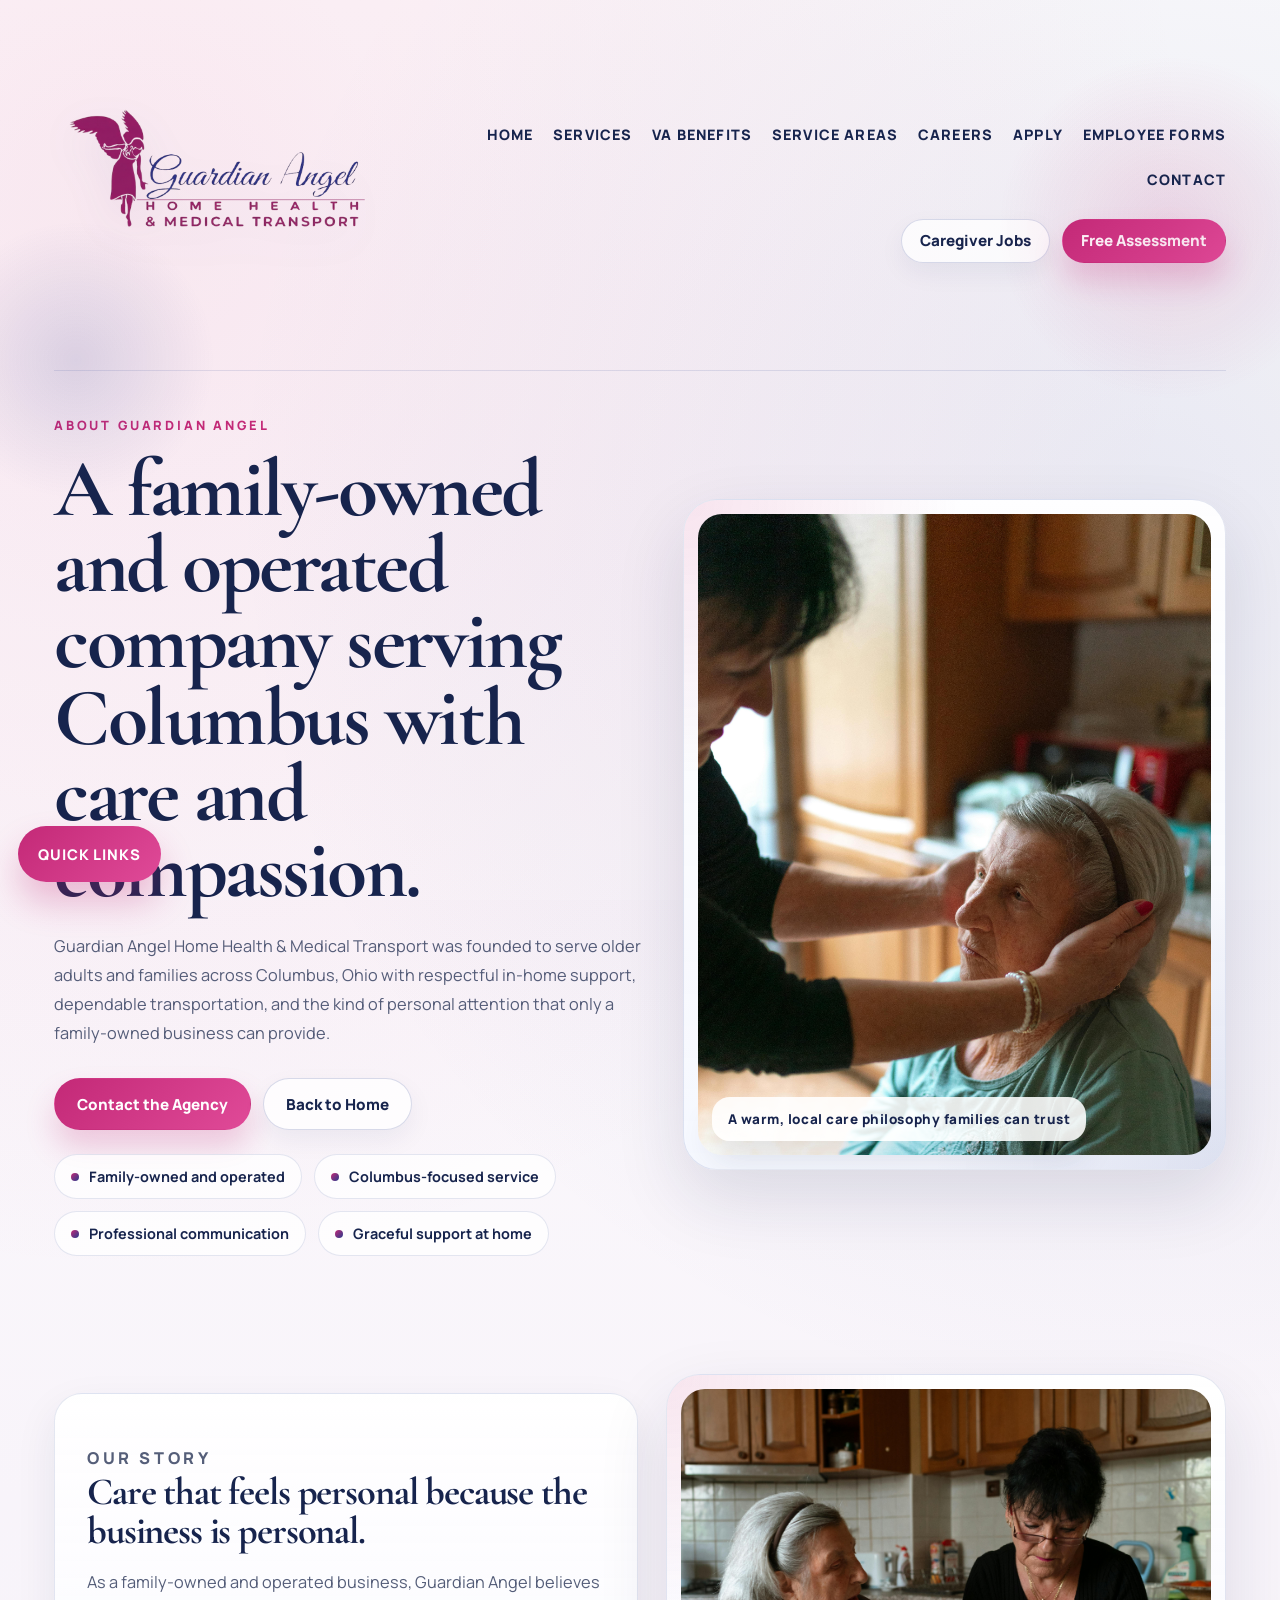
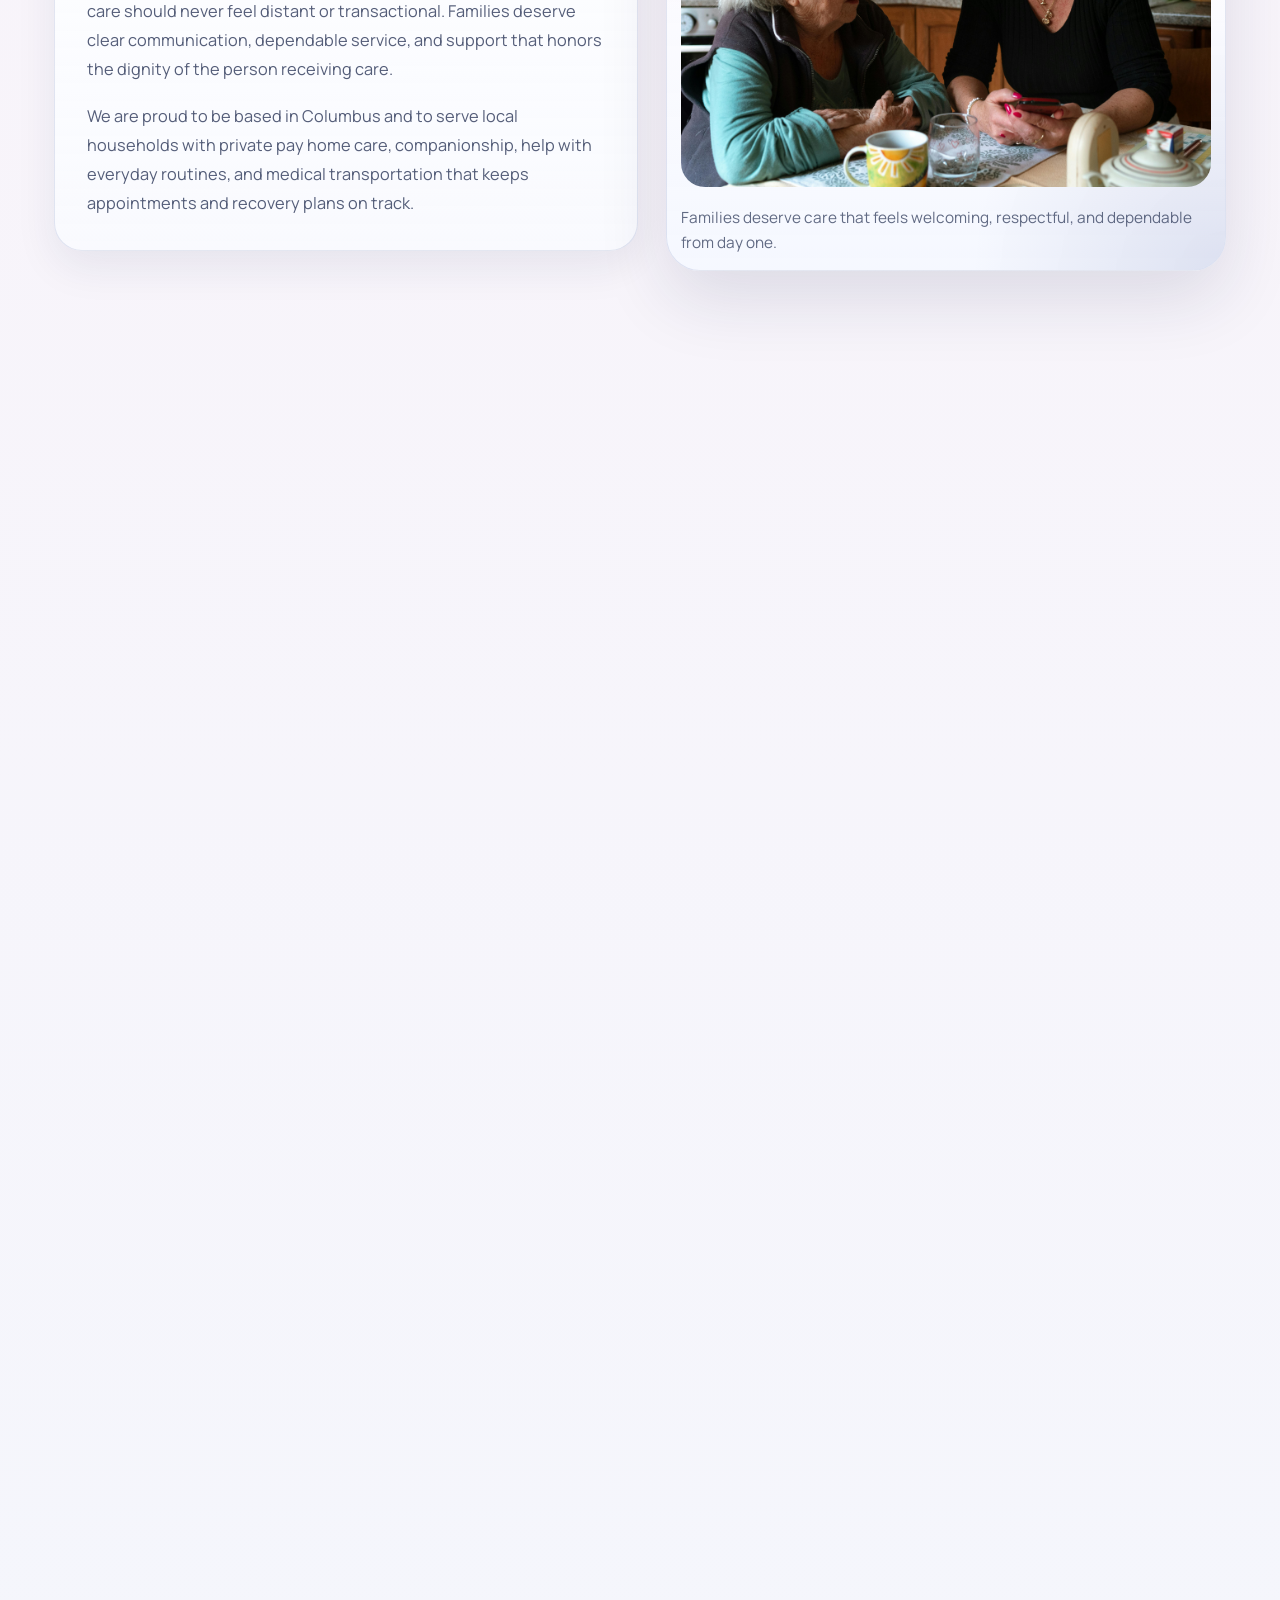
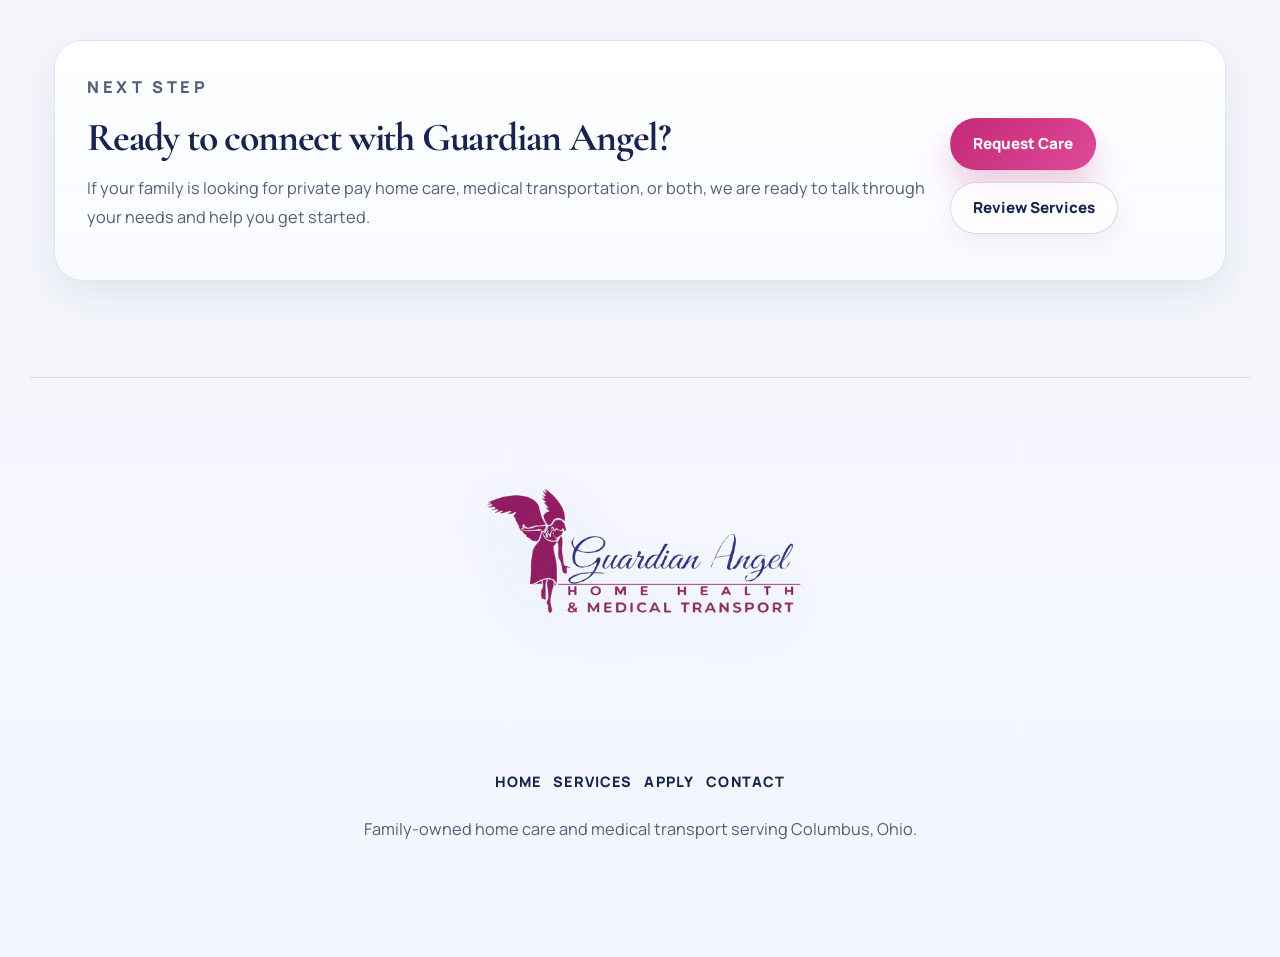
<file: about.html>
<!DOCTYPE html>
<html lang="en">
<head>
  <meta charset="UTF-8">
  <meta name="viewport" content="width=device-width, initial-scale=1.0">
  <title>About Guardian Angel | Columbus, OH</title>
  <meta
    name="description"
    content="Learn more about Guardian Angel Home Health & Medical Transport, a family-owned and operated home care and medical transport business based in Columbus, Ohio."
  >
  <link rel="icon" href="favicon.ico" sizes="any">
  <link rel="icon" type="image/png" sizes="512x512" href="favicon.png">
  <link rel="apple-touch-icon" sizes="180x180" href="apple-touch-icon.png">
  <link rel="preconnect" href="https://fonts.googleapis.com">
  <link rel="preconnect" href="https://fonts.gstatic.com" crossorigin>
  <link rel="stylesheet" href="styles.css">
</head>
<body>
  <div class="page-shell">
    <header class="hero page-hero" id="top">
      <nav class="top-nav">
        <a class="brand" href="index.html" aria-label="Guardian Angel Home Health and Medical Transport">
          <img
            class="brand-logo"
            src="assets/guardian-angel-logo.png"
            alt="Guardian Angel Home Health and Medical Transport logo"
          >
        </a>

        <div class="nav-cluster">
          <div class="nav-links">
            <a href="index.html">Home</a>
            <a href="index.html#services">Services</a>
            <a href="index.html#va-benefits">VA Benefits</a>
            <a href="index.html#coverage">Service Areas</a>
            <a href="index.html#careers">Careers</a>
            <a href="application.html">Apply</a>
            <a href="employee-forms.html">Employee Forms</a>
            <a href="index.html#contact">Contact</a>
          </div>
          <div class="nav-actions">
            <a class="button button-secondary button-small" href="index.html#careers">Caregiver Jobs</a>
            <a class="button button-primary button-small" href="index.html#contact">Free Assessment</a>
          </div>
        </div>
      </nav>

      <div class="hero-layout about-layout">
        <div class="hero-copy reveal">
          <p class="eyebrow">About Guardian Angel</p>
          <h1>A family-owned and operated company serving Columbus with care and compassion.</h1>
          <p class="lead">
            Guardian Angel Home Health &amp; Medical Transport was founded to serve older adults and families
            across Columbus, Ohio with respectful in-home support, dependable transportation, and the kind of
            personal attention that only a family-owned business can provide.
          </p>

          <div class="hero-actions">
            <a class="button button-primary" href="index.html#contact">Contact the Agency</a>
            <a class="button button-secondary" href="index.html">Back to Home</a>
          </div>

          <div class="hero-inline-list">
            <span>Family-owned and operated</span>
            <span>Columbus-focused service</span>
            <span>Professional communication</span>
            <span>Graceful support at home</span>
          </div>
        </div>

        <aside class="hero-side reveal">
          <figure class="hero-photo-card hero-photo-card-tall">
            <img
              class="hero-photo"
              src="assets/reference/stock-homecare-portrait.jpg"
              alt="Caregiver supporting an older adult at home"
            >
            <div class="photo-chip">A warm, local care philosophy families can trust</div>
          </figure>
        </aside>
      </div>
    </header>

    <main>
      <section class="section intro-section">
        <div class="feature-grid">
          <article class="copy-panel reveal">
            <p class="eyebrow">Our story</p>
            <h3>Care that feels personal because the business is personal.</h3>
            <p>
              As a family-owned and operated business, Guardian Angel believes care should never feel distant
              or transactional. Families deserve clear communication, dependable service, and support that honors
              the dignity of the person receiving care.
            </p>
            <p>
              We are proud to be based in Columbus and to serve local households with private pay home care,
              companionship, help with everyday routines, and medical transportation that keeps appointments and
              recovery plans on track.
            </p>
          </article>

          <figure class="feature-photo reveal">
            <img
              src="assets/reference/stock-homecare-kitchen.jpg"
              alt="Caregiver and older adult reviewing something together at home"
              loading="lazy"
            >
            <figcaption>Families deserve care that feels welcoming, respectful, and dependable from day one.</figcaption>
          </figure>
        </div>
      </section>

      <section class="section values-section">
        <div class="section-heading reveal">
          <p class="eyebrow">Care philosophy</p>
          <h2>The values that guide Guardian Angel every day.</h2>
        </div>

        <div class="need-grid">
          <article class="need-card reveal">
            <h3>Dignity first</h3>
            <p>Every client deserves to feel respected, heard, and cared for with patience and kindness.</p>
          </article>
          <article class="need-card reveal">
            <h3>Dependable communication</h3>
            <p>Families need updates, answers, and clear planning they can rely on when care needs change.</p>
          </article>
          <article class="need-card reveal">
            <h3>Local commitment</h3>
            <p>Being based in Columbus means staying close to the community and serving local households with pride.</p>
          </article>
        </div>
      </section>

      <section class="section gallery-section">
        <div class="section-heading reveal">
          <p class="eyebrow">Care in motion</p>
          <h2>Support at home and support on the road.</h2>
        </div>

        <div class="gallery-grid">
          <figure class="feature-photo reveal">
            <img
              src="assets/reference/stock-homecare-handshake.jpg"
              alt="Caregiver greeting an older adult with a handshake"
              loading="lazy"
            >
            <figcaption>Home care begins with trust, respectful communication, and a sense of comfort.</figcaption>
          </figure>

          <figure class="feature-photo reveal">
            <img
              src="assets/reference/stock-transport-assist.jpg"
              alt="Older adult receiving transportation assistance while getting into a vehicle"
              loading="lazy"
            >
            <figcaption>Transportation is part of how Guardian Angel helps families keep care organized and consistent.</figcaption>
          </figure>
        </div>
      </section>

      <section class="section cta-section">
        <div class="wide-cta reveal">
          <div>
            <p class="eyebrow">Next step</p>
            <h2>Ready to connect with Guardian Angel?</h2>
            <p>
              If your family is looking for private pay home care, medical transportation, or both, we are ready
              to talk through your needs and help you get started.
            </p>
          </div>
          <div class="hero-actions">
            <a class="button button-primary" href="index.html#contact">Request Care</a>
            <a class="button button-secondary" href="index.html#services">Review Services</a>
          </div>
        </div>
      </section>
    </main>

    <footer class="site-footer">
      <div class="footer-brand">
        <img
          class="footer-logo"
          src="assets/guardian-angel-logo.png"
          alt="Guardian Angel Home Health and Medical Transport logo"
        >
      </div>
      <div class="footer-links">
        <a href="index.html">Home</a>
        <a href="index.html#services">Services</a>
        <a href="application.html">Apply</a>
        <a href="index.html#contact">Contact</a>
      </div>
      <p>Family-owned home care and medical transport serving Columbus, Ohio.</p>
    </footer>

    <details class="fab-menu">
      <summary class="fab-toggle">Quick Links</summary>
      <nav class="fab-panel" aria-label="Quick links">
        <a class="fab-link" href="index.html">Home</a>
        <a class="fab-link" href="index.html#services">Services</a>
        <a class="fab-link" href="index.html#va-benefits">VA Benefits</a>
        <a class="fab-link" href="index.html#careers">Careers</a>
        <a class="fab-link" href="application.html">Apply Online</a>
        <a class="fab-link" href="index.html#contact">Contact</a>
      </nav>
    </details>
  </div>

  <script src="script.js"></script>
</body>
</html>
</file>
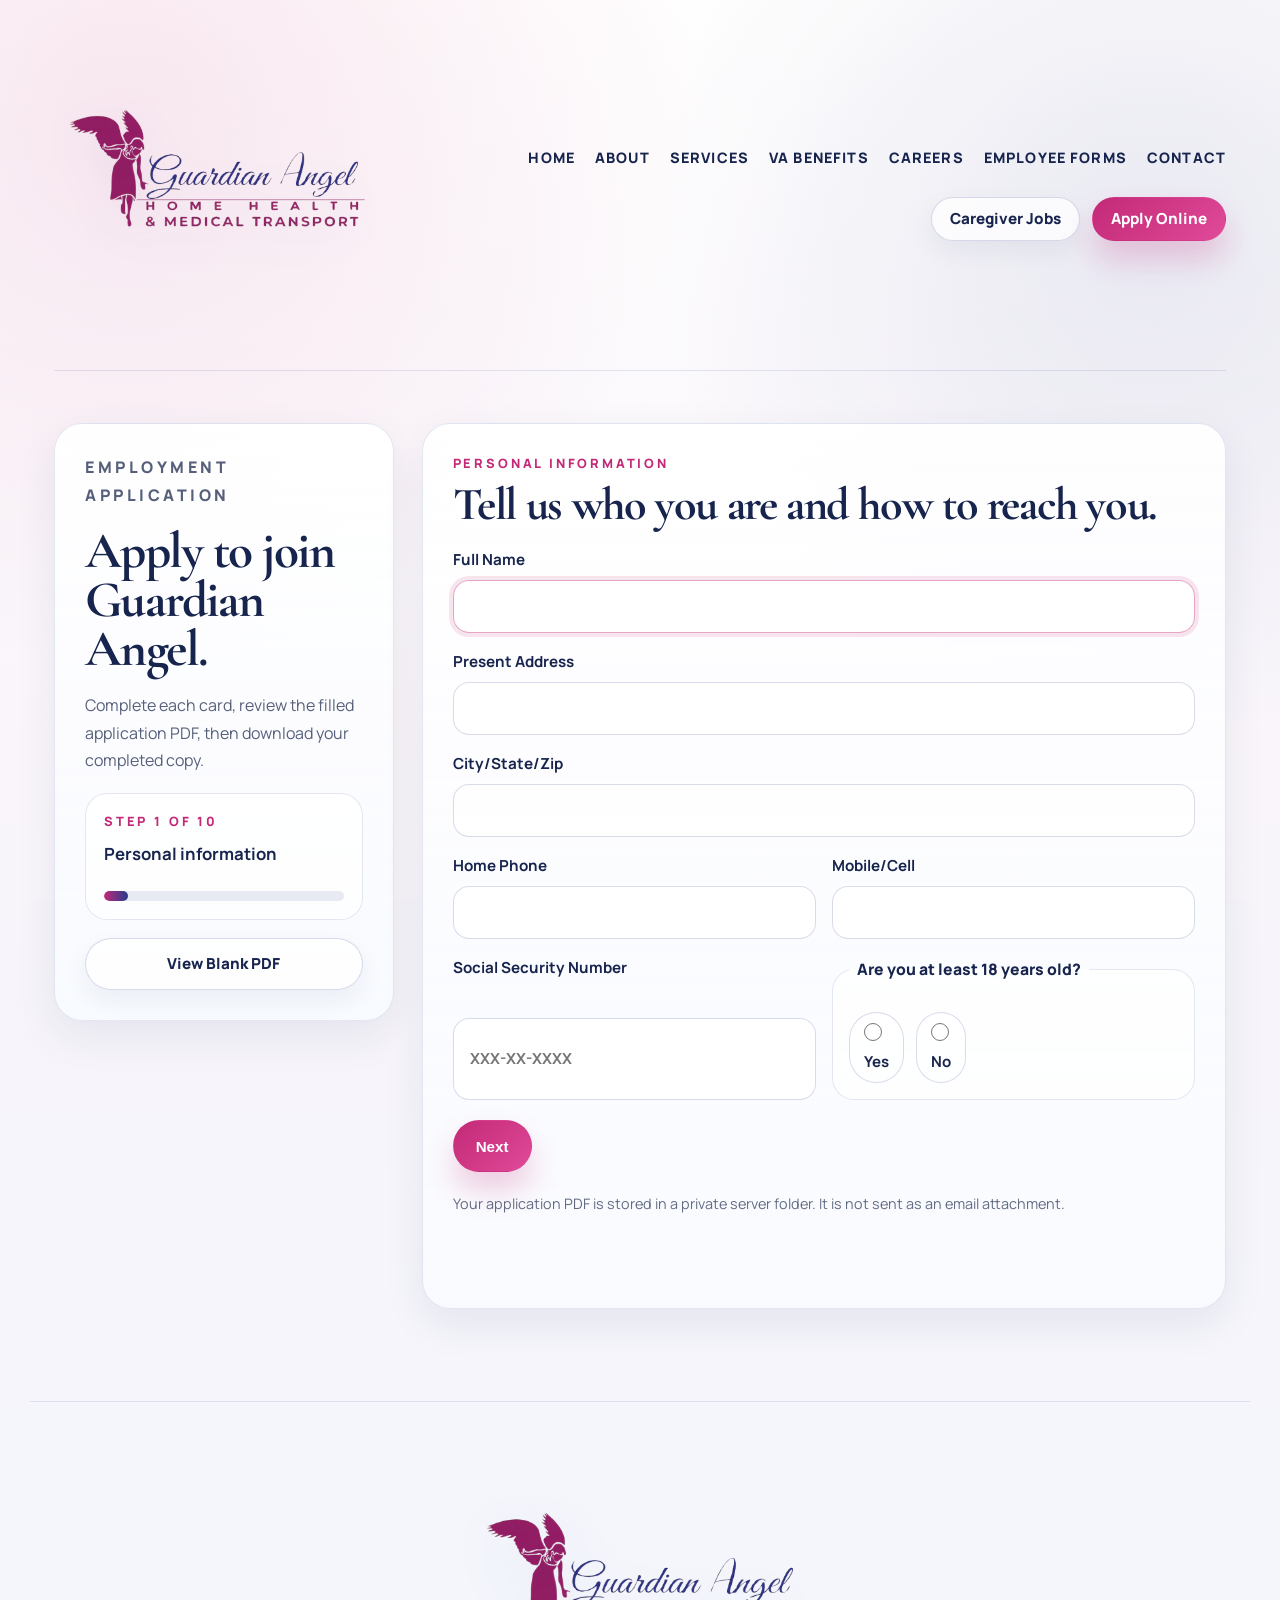
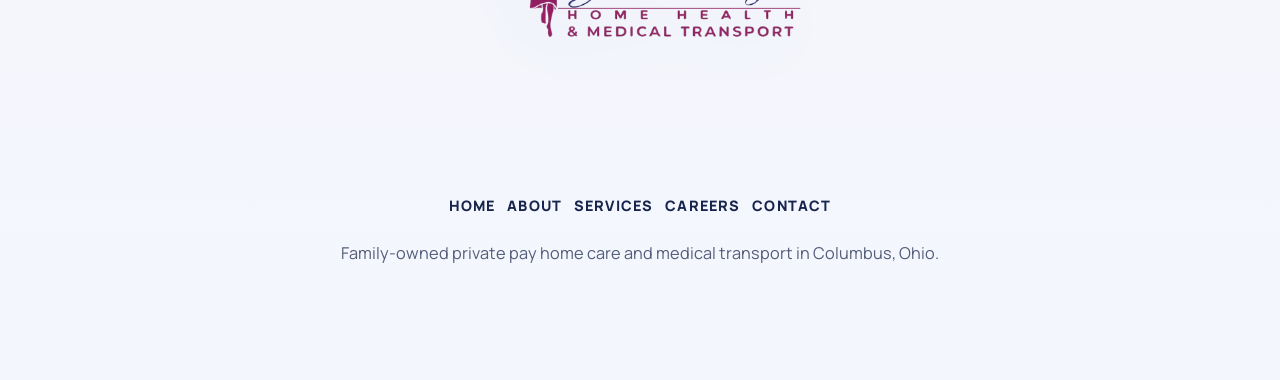
<file: application.html>
<!DOCTYPE html>
<html lang="en">
<head>
  <meta charset="UTF-8">
  <meta name="viewport" content="width=device-width, initial-scale=1.0">
  <title>Employment Application | Guardian Angel Home Health &amp; Medical Transport</title>
  <meta
    name="description"
    content="Complete the Guardian Angel Home Health and Medical Transport employment application online, preview the filled PDF, then download and submit your completed copy."
  >
  <link rel="icon" href="favicon.ico" sizes="any">
  <link rel="icon" type="image/png" sizes="512x512" href="favicon.png">
  <link rel="apple-touch-icon" sizes="180x180" href="apple-touch-icon.png">
  <link rel="preconnect" href="https://fonts.googleapis.com">
  <link rel="preconnect" href="https://fonts.gstatic.com" crossorigin>
  <link rel="stylesheet" href="styles.css">
</head>
<body>
  <div class="page-shell application-page">
    <header class="application-header" id="top">
      <nav class="top-nav">
        <a class="brand" href="index.html" aria-label="Guardian Angel Home Health and Medical Transport">
          <img
            class="brand-logo"
            src="assets/guardian-angel-logo.png"
            alt="Guardian Angel Home Health and Medical Transport logo"
          >
        </a>

        <div class="nav-cluster">
          <div class="nav-links">
            <a href="index.html">Home</a>
            <a href="about.html">About</a>
            <a href="index.html#services">Services</a>
            <a href="index.html#va-benefits">VA Benefits</a>
            <a href="index.html#careers">Careers</a>
            <a href="employee-forms.html">Employee Forms</a>
            <a href="index.html#contact">Contact</a>
          </div>
          <div class="nav-actions">
            <a class="button button-secondary button-small" href="index.html#careers">Caregiver Jobs</a>
            <a class="button button-primary button-small" href="#application">Apply Online</a>
          </div>
        </div>
      </nav>
    </header>

    <main
      class="application-main"
      id="application"
      data-application-recipient="info@guardianangelcareohio.com"
      data-application-endpoint="application-submit.php"
    >
      <section class="section application-section">
        <div class="application-layout">
          <aside class="application-sidebar reveal">
            <p class="eyebrow">Employment Application</p>
            <h1>Apply to join Guardian Angel.</h1>
            <p>
              Complete each card, review the filled application PDF, then download your completed copy.
            </p>
            <div class="application-status-card">
              <span class="feature-tag" id="applicationStepCount">Step 1 of 10</span>
              <strong id="applicationStepTitle">Personal information</strong>
              <div class="va-progress-bar" aria-hidden="true">
                <span class="va-progress-fill" id="applicationProgressFill"></span>
              </div>
            </div>
            <a class="button button-secondary" href="Forms/Guardian_Angel_Employment_Application.pdf" target="_blank" rel="noopener">View Blank PDF</a>
          </aside>

          <form class="contact-form application-form reveal" id="employmentApplicationForm" novalidate>
            <section class="application-step is-active" data-step-title="Personal information">
              <div class="application-step-head">
                <p class="eyebrow">Personal Information</p>
                <h2>Tell us who you are and how to reach you.</h2>
              </div>
              <label>
                Full Name
                <input type="text" name="fullName" autocomplete="name" required>
              </label>
              <label>
                Present Address
                <input type="text" name="presentAddress" autocomplete="street-address" required>
              </label>
              <label>
                City/State/Zip
                <input type="text" name="cityStateZip" autocomplete="address-level2" required>
              </label>
              <div class="form-grid-two">
                <label>
                  Home Phone
                  <input type="tel" name="homePhone" autocomplete="tel">
                </label>
                <label>
                  Mobile/Cell
                  <input type="tel" name="mobilePhone" autocomplete="tel" required>
                </label>
              </div>
              <div class="form-grid-two">
                <label>
                  Social Security Number
                  <input type="password" name="ssn" autocomplete="off" inputmode="numeric" placeholder="XXX-XX-XXXX">
                </label>
                <fieldset class="form-question compact-question">
                  <legend>Are you at least 18 years old?</legend>
                  <div class="choice-row">
                    <label class="choice-pill"><input type="radio" name="atLeast18" value="Yes" required><span>Yes</span></label>
                    <label class="choice-pill"><input type="radio" name="atLeast18" value="No" required><span>No</span></label>
                  </div>
                </fieldset>
              </div>
            </section>

            <section class="application-step" data-step-title="Position desired" hidden>
              <div class="application-step-head">
                <p class="eyebrow">Position Desired</p>
                <h2>Share the role and schedule you are looking for.</h2>
              </div>
              <div class="form-grid-two">
                <label>
                  Position Applying For
                  <input type="text" name="positionApplyingFor" required>
                </label>
                <label>
                  Salary Requirements
                  <input type="text" name="salaryRequirements">
                </label>
              </div>
              <fieldset class="form-question">
                <legend>Employment Type</legend>
                <div class="choice-row">
                  <label class="choice-pill"><input type="checkbox" name="employmentType" value="Full Time"><span>Full Time</span></label>
                  <label class="choice-pill"><input type="checkbox" name="employmentType" value="Part Time"><span>Part Time</span></label>
                  <label class="choice-pill"><input type="checkbox" name="employmentType" value="Per Visit"><span>Per Visit</span></label>
                  <label class="choice-pill"><input type="checkbox" name="employmentType" value="Pool"><span>Pool</span></label>
                </div>
              </fieldset>
              <fieldset class="form-question">
                <legend>Availability</legend>
                <div class="choice-row">
                  <label class="choice-pill"><input type="checkbox" name="availability" value="Day"><span>Day</span></label>
                  <label class="choice-pill"><input type="checkbox" name="availability" value="Night"><span>Night</span></label>
                  <label class="choice-pill"><input type="checkbox" name="availability" value="Evening"><span>Evening</span></label>
                  <label class="choice-pill"><input type="checkbox" name="availability" value="Weekend"><span>Weekend</span></label>
                </div>
              </fieldset>
              <fieldset class="form-question compact-question">
                <legend>Are you a US Citizen?</legend>
                <div class="choice-row">
                  <label class="choice-pill"><input type="radio" name="usCitizen" value="Yes" required><span>Yes</span></label>
                  <label class="choice-pill"><input type="radio" name="usCitizen" value="No" required><span>No</span></label>
                </div>
              </fieldset>
              <fieldset class="form-question compact-question">
                <legend>If no, do you have the legal right to remain permanently in the US?</legend>
                <div class="choice-row">
                  <label class="choice-pill"><input type="radio" name="legalRight" value="Yes"><span>Yes</span></label>
                  <label class="choice-pill"><input type="radio" name="legalRight" value="No"><span>No</span></label>
                  <label class="choice-pill"><input type="radio" name="legalRight" value="Not Applicable"><span>Not Applicable</span></label>
                </div>
              </fieldset>
              <fieldset class="form-question compact-question">
                <legend>Do you have adequate transportation to get to work on time and on short notice?</legend>
                <div class="choice-row">
                  <label class="choice-pill"><input type="radio" name="transportation" value="Yes" required><span>Yes</span></label>
                  <label class="choice-pill"><input type="radio" name="transportation" value="No" required><span>No</span></label>
                </div>
              </fieldset>
            </section>

            <section class="application-step" data-step-title="Background information" hidden>
              <div class="application-step-head">
                <p class="eyebrow">Background Information</p>
                <h2>Answer the background questions from the application.</h2>
              </div>
              <fieldset class="form-question">
                <legend>Have you been convicted of a crime, excluding misdemeanors/traffic, or released from confinement following a conviction within the last 7 years?</legend>
                <div class="choice-row">
                  <label class="choice-pill"><input type="radio" name="convicted" value="Yes" required><span>Yes</span></label>
                  <label class="choice-pill"><input type="radio" name="convicted" value="No" required><span>No</span></label>
                </div>
              </fieldset>
              <label>
                If yes, provide date, place, and nature
                <textarea name="convictionDetails" rows="4"></textarea>
              </label>
              <fieldset class="form-question">
                <legend>Are you presently charged with any violation of the law, excluding traffic?</legend>
                <div class="choice-row">
                  <label class="choice-pill"><input type="radio" name="presentlyCharged" value="Yes" required><span>Yes</span></label>
                  <label class="choice-pill"><input type="radio" name="presentlyCharged" value="No" required><span>No</span></label>
                </div>
              </fieldset>
              <label>
                If yes, provide date, place, and nature
                <textarea name="chargeDetails" rows="4"></textarea>
              </label>
            </section>

            <section class="application-step" data-step-title="Educational history" hidden>
              <div class="application-step-head">
                <p class="eyebrow">Educational History</p>
                <h2>List your school history.</h2>
              </div>
              <div class="application-repeat-group">
                <h3>High School</h3>
                <label>
                  Name &amp; Location
                  <input type="text" name="highSchoolNameLocation">
                </label>
                <div class="form-grid-three">
                  <label>
                    Year Attended
                    <input type="text" name="highSchoolYears">
                  </label>
                  <fieldset class="form-question compact-question">
                    <legend>Graduated?</legend>
                    <div class="choice-row">
                      <label class="choice-pill"><input type="radio" name="highSchoolGraduated" value="Y"><span>Y</span></label>
                      <label class="choice-pill"><input type="radio" name="highSchoolGraduated" value="N"><span>N</span></label>
                    </div>
                  </fieldset>
                  <label>
                    Degree
                    <input type="text" name="highSchoolDegree">
                  </label>
                </div>
              </div>
              <div class="application-repeat-group">
                <h3>College</h3>
                <label>
                  Name &amp; Location
                  <input type="text" name="collegeNameLocation">
                </label>
                <div class="form-grid-three">
                  <label>
                    Year Attended
                    <input type="text" name="collegeYears">
                  </label>
                  <fieldset class="form-question compact-question">
                    <legend>Graduated?</legend>
                    <div class="choice-row">
                      <label class="choice-pill"><input type="radio" name="collegeGraduated" value="Y"><span>Y</span></label>
                      <label class="choice-pill"><input type="radio" name="collegeGraduated" value="N"><span>N</span></label>
                    </div>
                  </fieldset>
                  <label>
                    Degree
                    <input type="text" name="collegeDegree">
                  </label>
                </div>
              </div>
              <div class="application-repeat-group">
                <h3>Other</h3>
                <label>
                  Name &amp; Location
                  <input type="text" name="otherSchoolNameLocation">
                </label>
                <div class="form-grid-three">
                  <label>
                    Year Attended
                    <input type="text" name="otherSchoolYears">
                  </label>
                  <fieldset class="form-question compact-question">
                    <legend>Graduated?</legend>
                    <div class="choice-row">
                      <label class="choice-pill"><input type="radio" name="otherSchoolGraduated" value="Y"><span>Y</span></label>
                      <label class="choice-pill"><input type="radio" name="otherSchoolGraduated" value="N"><span>N</span></label>
                    </div>
                  </fieldset>
                  <label>
                    Degree
                    <input type="text" name="otherSchoolDegree">
                  </label>
                </div>
              </div>
            </section>

            <section class="application-step" data-step-title="Skills and qualifications" hidden>
              <div class="application-step-head">
                <p class="eyebrow">Skills &amp; Qualifications</p>
                <h2>Add licenses, skills, languages, and honors.</h2>
              </div>
              <label>
                Professional Licenses
                <textarea name="professionalLicenses" rows="4" placeholder="Indicate type, number, and state of issue"></textarea>
              </label>
              <label>
                Other Skills
                <textarea name="otherSkills" rows="4" placeholder="Computer experience, typing speed, and other relevant skills"></textarea>
              </label>
              <label>
                Languages Spoken, other than English
                <input type="text" name="languagesSpoken">
              </label>
              <label>
                Professional Memberships/Honors
                <input type="text" name="membershipsHonors">
              </label>
            </section>

            <section class="application-step" data-step-title="Emergency contact" hidden>
              <div class="application-step-head">
                <p class="eyebrow">Emergency Contact</p>
                <h2>Add emergency contact information.</h2>
              </div>
              <div class="form-grid-two">
                <label>
                  Primary Contact Name/Phone
                  <input type="text" name="primaryContactNamePhone" required>
                </label>
                <label>
                  Relationship
                  <input type="text" name="primaryContactRelationship" required>
                </label>
              </div>
              <div class="form-grid-two">
                <label>
                  Out of State Contact Name/Phone
                  <input type="text" name="outStateContactNamePhone">
                </label>
                <label>
                  Relationship
                  <input type="text" name="outStateContactRelationship">
                </label>
              </div>
            </section>

            <section class="application-step" data-step-title="Work history 1" hidden>
              <div class="application-step-head">
                <p class="eyebrow">Work History</p>
                <h2>Start with your most recent employer.</h2>
              </div>
              <div class="form-grid-two">
                <label>
                  Employer Name
                  <input type="text" name="work1EmployerName" required>
                </label>
                <label>
                  Phone
                  <input type="tel" name="work1Phone">
                </label>
              </div>
              <label>
                Address
                <input type="text" name="work1Address">
              </label>
              <label>
                Job Title/Responsibilities
                <textarea name="work1Responsibilities" rows="4"></textarea>
              </label>
              <div class="form-grid-two">
                <label>
                  Dates (Start/End)
                  <input type="text" name="work1Dates">
                </label>
                <label>
                  Supervisor
                  <input type="text" name="work1Supervisor">
                </label>
              </div>
              <fieldset class="form-question compact-question">
                <legend>May we contact?</legend>
                <div class="choice-row">
                  <label class="choice-pill"><input type="radio" name="work1MayContact" value="Yes"><span>Yes</span></label>
                  <label class="choice-pill"><input type="radio" name="work1MayContact" value="No"><span>No</span></label>
                </div>
              </fieldset>
              <label>
                Reason for Leaving
                <input type="text" name="work1ReasonLeaving">
              </label>
            </section>

            <section class="application-step" data-step-title="Work history 2" hidden>
              <div class="application-step-head">
                <p class="eyebrow">Work History</p>
                <h2>Add a second employer if applicable.</h2>
              </div>
              <div class="form-grid-two">
                <label>
                  Employer Name
                  <input type="text" name="work2EmployerName">
                </label>
                <label>
                  Phone
                  <input type="tel" name="work2Phone">
                </label>
              </div>
              <label>
                Address
                <input type="text" name="work2Address">
              </label>
              <label>
                Job Title/Responsibilities
                <textarea name="work2Responsibilities" rows="4"></textarea>
              </label>
              <div class="form-grid-two">
                <label>
                  Dates (Start/End)
                  <input type="text" name="work2Dates">
                </label>
                <label>
                  Supervisor
                  <input type="text" name="work2Supervisor">
                </label>
              </div>
              <fieldset class="form-question compact-question">
                <legend>May we contact?</legend>
                <div class="choice-row">
                  <label class="choice-pill"><input type="radio" name="work2MayContact" value="Yes"><span>Yes</span></label>
                  <label class="choice-pill"><input type="radio" name="work2MayContact" value="No"><span>No</span></label>
                </div>
              </fieldset>
              <label>
                Reason for Leaving
                <input type="text" name="work2ReasonLeaving">
              </label>
            </section>

            <section class="application-step" data-step-title="References" hidden>
              <div class="application-step-head">
                <p class="eyebrow">Personal References</p>
                <h2>Add two personal references.</h2>
              </div>
              <div class="application-repeat-group">
                <h3>Reference 1</h3>
                <div class="form-grid-three">
                  <label>
                    Name
                    <input type="text" name="reference1Name" required>
                  </label>
                  <label>
                    Phone
                    <input type="tel" name="reference1Phone" required>
                  </label>
                  <label>
                    Relationship
                    <input type="text" name="reference1Relationship" required>
                  </label>
                </div>
              </div>
              <div class="application-repeat-group">
                <h3>Reference 2</h3>
                <div class="form-grid-three">
                  <label>
                    Name
                    <input type="text" name="reference2Name">
                  </label>
                  <label>
                    Phone
                    <input type="tel" name="reference2Phone">
                  </label>
                  <label>
                    Relationship
                    <input type="text" name="reference2Relationship">
                  </label>
                </div>
              </div>
            </section>

            <section class="application-step" data-step-title="Review and submit" hidden>
              <div class="application-step-head">
                <p class="eyebrow">Applicant Statement</p>
                <h2>Review the filled PDF, then download or submit.</h2>
              </div>
              <div class="form-grid-two">
                <label>
                  Applicant Signature
                  <input type="text" name="applicantSignature" required>
                </label>
                <label>
                  Date
                  <input type="date" name="applicationDate" required>
                </label>
              </div>
              <fieldset class="form-question">
                <legend>Applicant Statement</legend>
                <p class="question-note">
                  I certify that the information in this application is true and complete, authorize background checks and prior-history verification, and understand that employment is at-will.
                </p>
                <label class="choice-pill statement-choice">
                  <input type="checkbox" name="statementAgreement" value="Agreed" required>
                  <span>I have read and agree to the applicant statement.</span>
                </label>
              </fieldset>

              <div class="application-review-panel">
                <h3>After you accept an offer</h3>
                <p>W-4, I-9, and Ohio IT 4 are onboarding forms, not part of your initial application. After accepting an offer, complete them and submit them through our secure <a href="employee-forms.html#submit-onboarding-forms">employee onboarding forms page</a>. Do not submit Form I-9 before accepting an offer.</p>
              </div>

              <div class="application-review-panel">
                <div class="application-review-head">
                  <h3>Review Answers</h3>
                  <button class="button button-secondary button-small" type="button" id="applicationRefreshPreviewButton">Update Preview</button>
                </div>
                <div class="application-summary" id="applicationSummary"></div>
              </div>

              <div class="application-preview-panel">
                <div class="application-review-head">
                  <h3>Completed PDF Preview</h3>
                  <a class="button button-secondary button-small" id="applicationOpenPdfLink" href="#" target="_blank" rel="noopener" hidden>Open PDF</a>
                </div>
                <div
                  class="application-pdf-pages"
                  id="applicationPdfPreviewPages"
                  aria-label="Completed employment application PDF preview"
                ></div>
              </div>
            </section>

            <div class="application-actions">
              <button class="button button-secondary" type="button" id="applicationPrevButton" hidden>Previous</button>
              <button class="button button-primary" type="button" id="applicationNextButton">Next</button>
              <button class="button button-secondary" type="button" id="applicationDownloadButton" hidden>Download PDF</button>
              <button class="button button-primary" type="button" id="applicationSubmitButton" hidden>Download and Submit</button>
            </div>
            <p class="contact-note" id="applicationSubmitNote">Your application PDF is stored in a private server folder. It is not sent as an email attachment.</p>
            <p class="form-response" id="applicationFormResponse" aria-live="polite"></p>
          </form>
        </div>
      </section>
    </main>

    <footer class="site-footer">
      <div class="footer-brand">
        <img
          class="footer-logo"
          src="assets/guardian-angel-logo.png"
          alt="Guardian Angel Home Health and Medical Transport logo"
        >
      </div>
      <div class="footer-links">
        <a href="index.html">Home</a>
        <a href="about.html">About</a>
        <a href="index.html#services">Services</a>
        <a href="index.html#careers">Careers</a>
        <a href="index.html#contact">Contact</a>
      </div>
      <p>Family-owned private pay home care and medical transport in Columbus, Ohio.</p>
    </footer>
  </div>

  <script src="assets/vendor/pdf-lib.min.js"></script>
  <script src="assets/vendor/pdf.min.js"></script>
  <script src="script.js"></script>
</body>
</html>
</file>
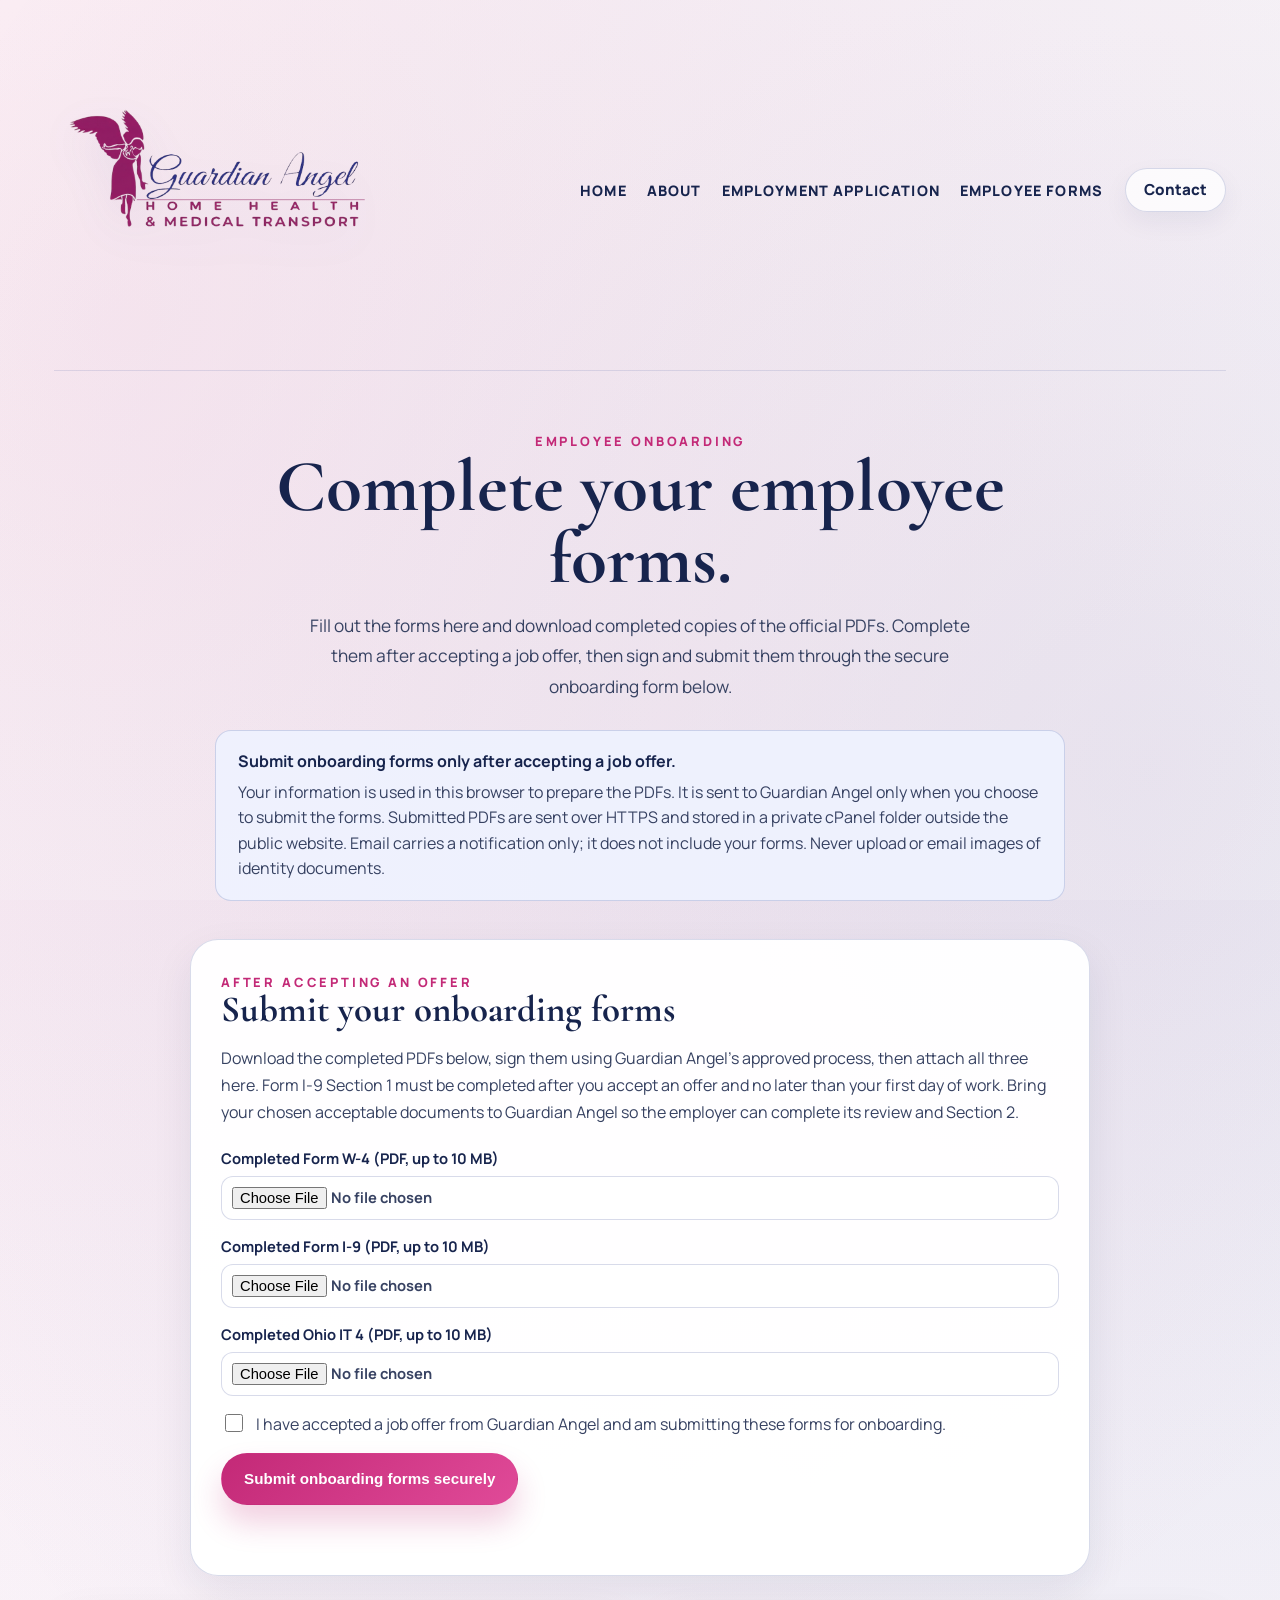
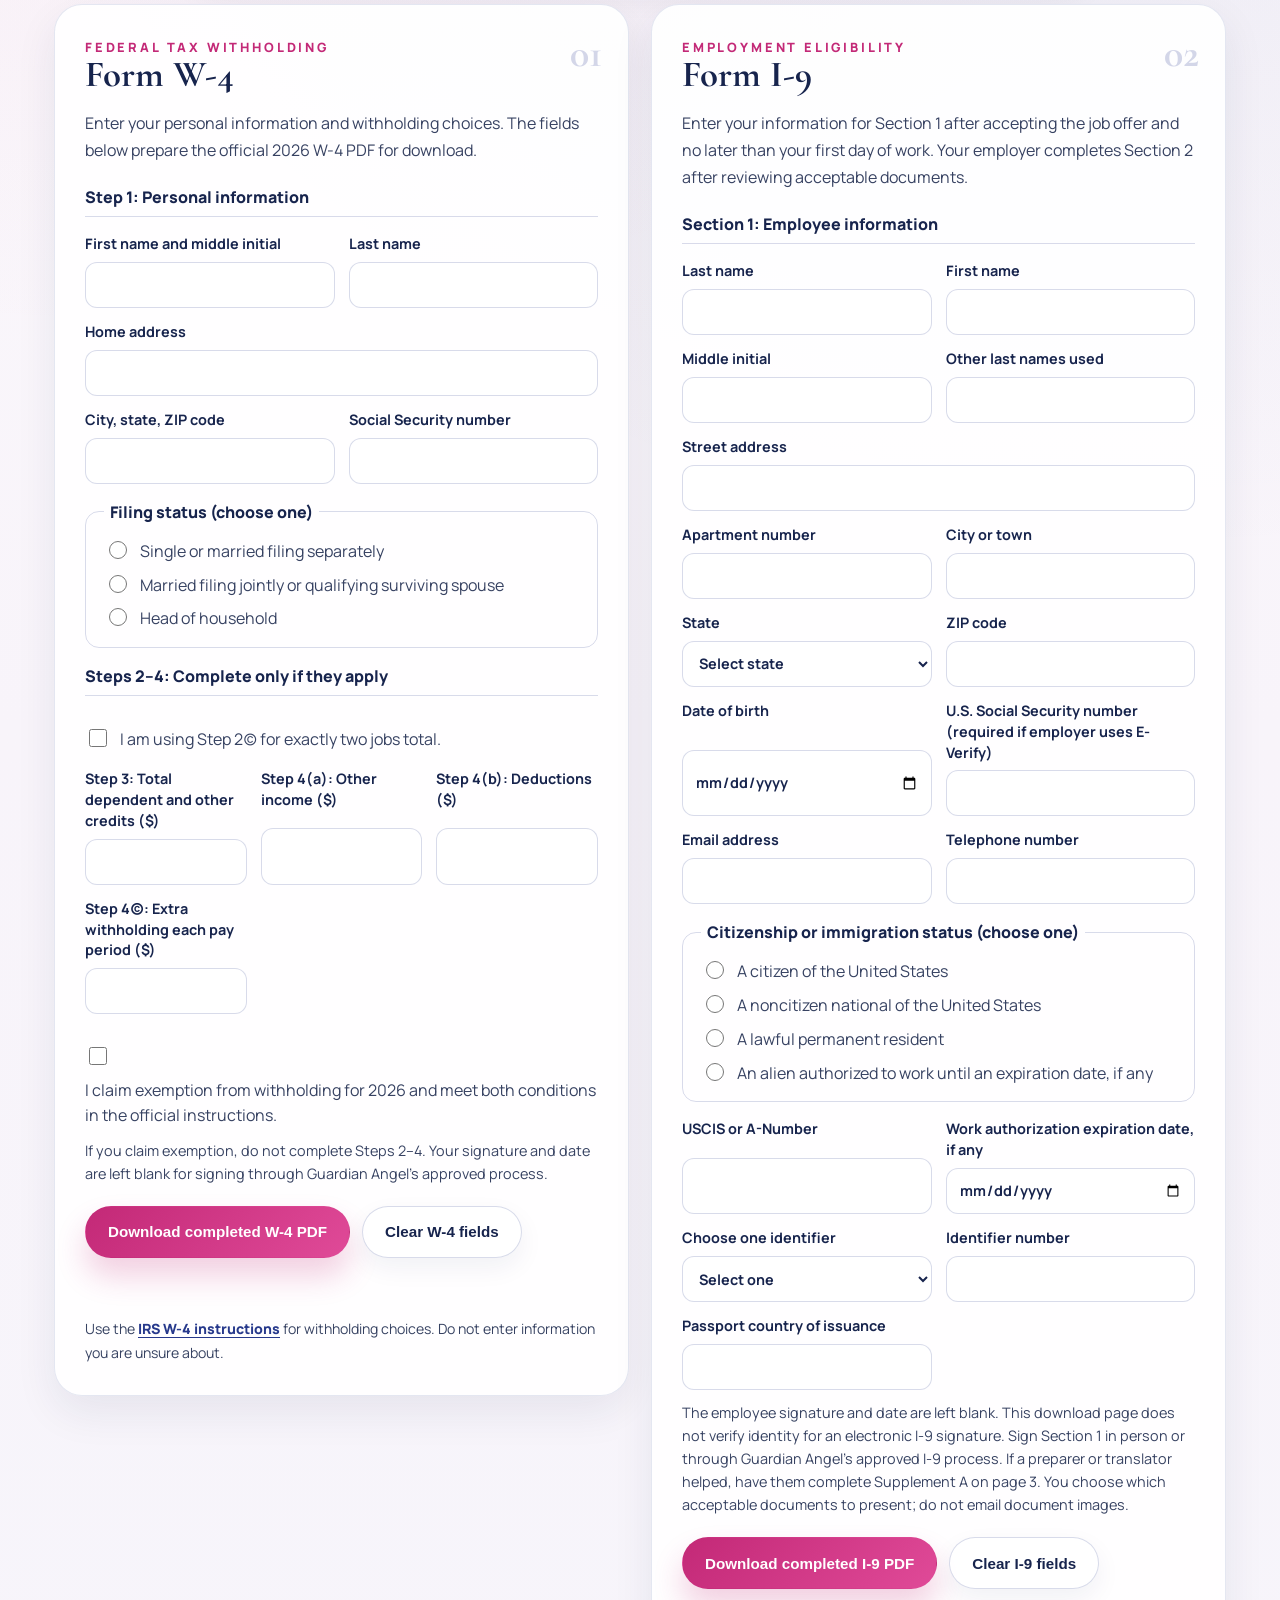
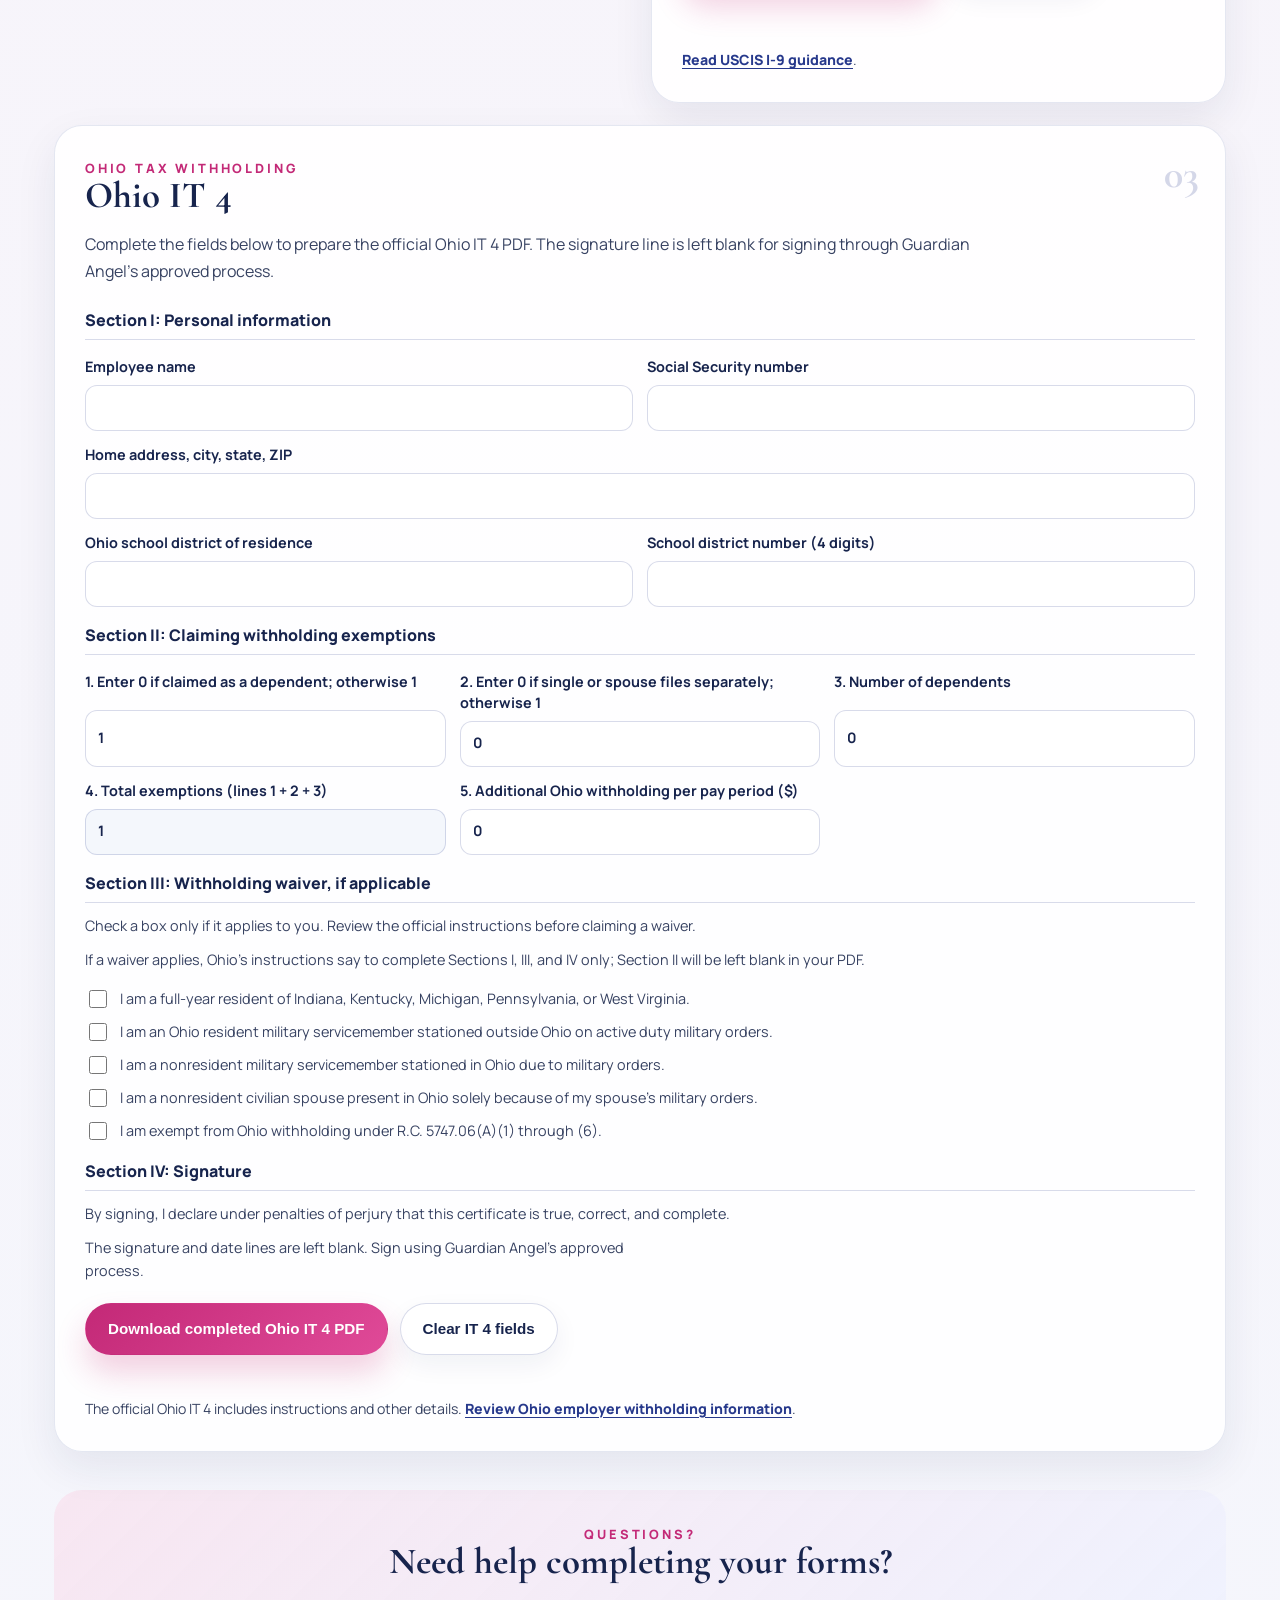
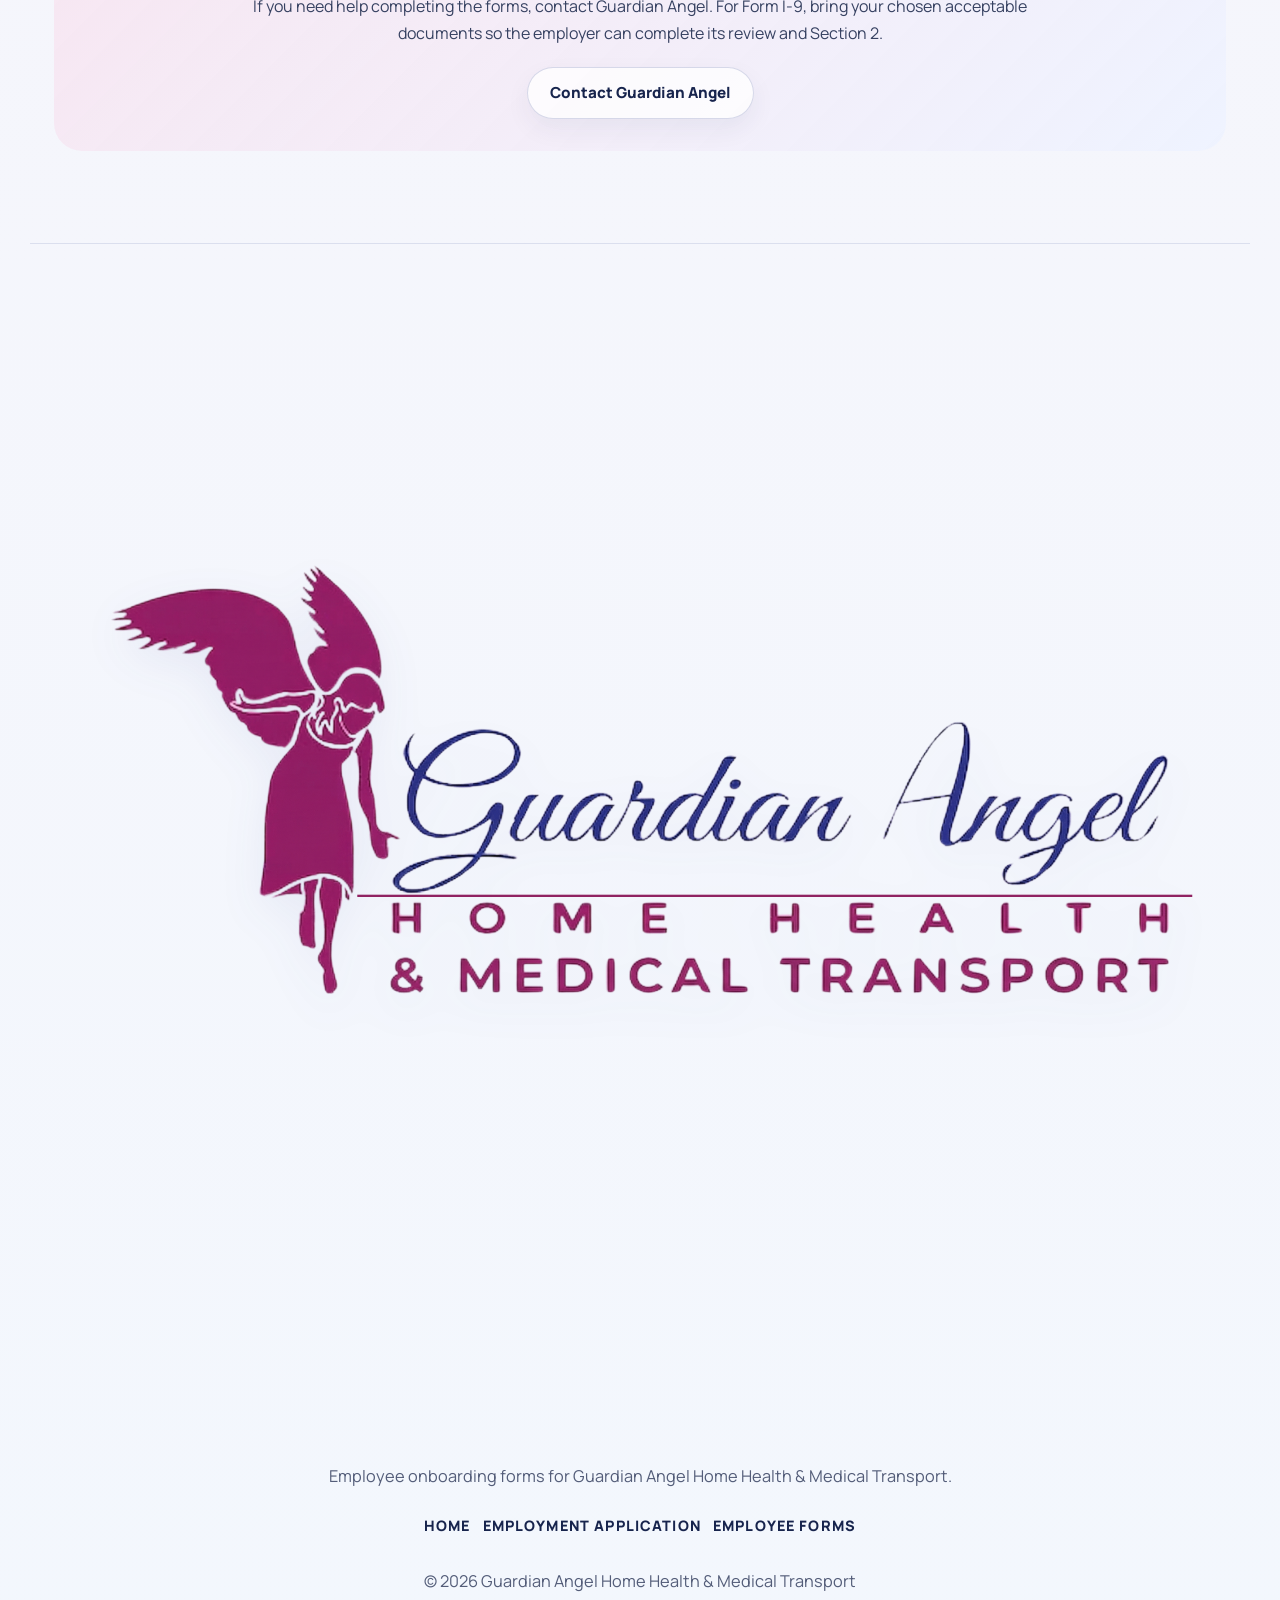
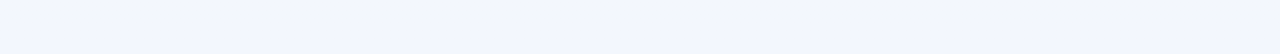
<file: employee-forms.html>
<!DOCTYPE html>
<html lang="en">
<head>
  <meta charset="UTF-8">
  <meta name="viewport" content="width=device-width, initial-scale=1.0">
  <meta name="description" content="Complete employee onboarding forms for Guardian Angel Home Health & Medical Transport.">
  <title>Employee Forms | Guardian Angel Home Health &amp; Medical Transport</title>
  <link rel="icon" href="favicon.ico" sizes="any">
  <link rel="icon" type="image/png" href="favicon.png">
  <link rel="stylesheet" href="styles.css">
  <link rel="stylesheet" href="employee-forms.css">
</head>
<body>
  <div class="page-shell employee-forms-page">
    <header class="application-header">
      <nav class="top-nav" aria-label="Main navigation">
        <a class="brand" href="index.html" aria-label="Guardian Angel Home Health and Medical Transport home">
          <img class="brand-logo" src="assets/guardian-angel-logo.png" alt="Guardian Angel Home Health and Medical Transport">
        </a>
        <div class="nav-cluster">
          <div class="nav-links">
            <a href="index.html">Home</a>
            <a href="about.html">About</a>
            <a href="application.html">Employment Application</a>
            <a href="employee-forms.html" aria-current="page">Employee Forms</a>
          </div>
          <div class="nav-actions">
            <a class="button button-secondary button-small" href="index.html#contact">Contact</a>
          </div>
        </div>
      </nav>
    </header>

    <main class="employee-forms-main">
      <section class="employee-forms-intro">
        <p class="eyebrow">Employee Onboarding</p>
        <h1>Complete your employee forms.</h1>
        <p class="intro-copy">Fill out the forms here and download completed copies of the official PDFs. Complete them after accepting a job offer, then sign and submit them through the secure onboarding form below.</p>
        <div class="privacy-note" role="note">
          <strong>Submit onboarding forms only after accepting a job offer.</strong>
          <span>Your information is used in this browser to prepare the PDFs. It is sent to Guardian Angel only when you choose to submit the forms. Submitted PDFs are sent over HTTPS and stored in a private cPanel folder outside the public website. Email carries a notification only; it does not include your forms. Never upload or email images of identity documents.</span>
        </div>
      </section>

      <section class="onboarding-submit-card" id="submit-onboarding-forms" aria-labelledby="onboarding-submit-title">
        <p class="eyebrow">After accepting an offer</p>
        <h2 id="onboarding-submit-title">Submit your onboarding forms</h2>
        <p>Download the completed PDFs below, sign them using Guardian Angel’s approved process, then attach all three here. Form I-9 Section 1 must be completed after you accept an offer and no later than your first day of work. Bring your chosen acceptable documents to Guardian Angel so the employer can complete its review and Section 2.</p>
        <form id="onboardingSubmissionForm" class="onboarding-submit-form" action="onboarding-submit.php" method="post" enctype="multipart/form-data">
          <label>
            Completed Form W-4 (PDF, up to 10 MB)
            <input type="file" name="w4Pdf" accept="application/pdf,.pdf" required>
          </label>
          <label>
            Completed Form I-9 (PDF, up to 10 MB)
            <input type="file" name="i9Pdf" accept="application/pdf,.pdf" required>
          </label>
          <label>
            Completed Ohio IT 4 (PDF, up to 10 MB)
            <input type="file" name="it4Pdf" accept="application/pdf,.pdf" required>
          </label>
          <label class="onboarding-confirmation">
            <input type="checkbox" name="offerAccepted" value="yes" required>
            <span>I have accepted a job offer from Guardian Angel and am submitting these forms for onboarding.</span>
          </label>
          <button class="button button-primary" type="submit">Submit onboarding forms securely</button>
          <p class="form-response" id="onboardingSubmitResponse" aria-live="polite"></p>
        </form>
      </section>

      <section class="employee-form-cards" aria-label="Required employee forms">
        <article class="employee-form-card">
          <span class="form-number">01</span>
          <p class="eyebrow">Federal tax withholding</p>
          <h2>Form W-4</h2>
          <p>Enter your personal information and withholding choices. The fields below prepare the official 2026 W-4 PDF for download.</p>
          <form class="official-form" id="w4Form" novalidate>
            <div class="it4-section-title">Step 1: Personal information</div>
            <div class="it4-grid">
              <label>First name and middle initial<input name="firstMiddle" autocomplete="given-name" required></label>
              <label>Last name<input name="lastName" autocomplete="family-name" required></label>
              <label class="it4-span-two">Home address<input name="address" autocomplete="street-address" required></label>
              <label>City, state, ZIP code<input name="cityStateZip" autocomplete="address-level2" required></label>
              <label>Social Security number<input name="ssn" inputmode="numeric" autocomplete="off" required></label>
            </div>
            <fieldset class="choice-group">
              <legend>Filing status (choose one)</legend>
              <label><input type="radio" name="filingStatus" value="single" required> Single or married filing separately</label>
              <label><input type="radio" name="filingStatus" value="married"> Married filing jointly or qualifying surviving spouse</label>
              <label><input type="radio" name="filingStatus" value="head"> Head of household</label>
            </fieldset>
            <div class="it4-section-title">Steps 2–4: Complete only if they apply</div>
            <label class="choice-row"><input type="checkbox" name="multipleJobs"> I am using Step 2(c) for exactly two jobs total.</label>
            <div class="it4-grid it4-grid-three">
              <label>Step 3: Total dependent and other credits ($)<input type="number" name="credits" min="0" step="1"></label>
              <label>Step 4(a): Other income ($)<input type="number" name="otherIncome" min="0" step="1"></label>
              <label>Step 4(b): Deductions ($)<input type="number" name="deductions" min="0" step="1"></label>
              <label>Step 4(c): Extra withholding each pay period ($)<input type="number" name="extraWithholding" min="0" step="0.01"></label>
            </div>
            <label class="choice-row"><input type="checkbox" name="exempt"> I claim exemption from withholding for 2026 and meet both conditions in the official instructions.</label>
            <p class="it4-instruction">If you claim exemption, do not complete Steps 2–4. Your signature and date are left blank for signing through Guardian Angel’s approved process.</p>
            <div class="it4-actions">
              <button class="button button-primary" type="button" data-download-form="w4">Download completed W-4 PDF</button>
              <button class="button button-secondary" type="reset">Clear W-4 fields</button>
            </div>
            <p class="form-response" id="w4Response" aria-live="polite"></p>
          </form>
          <p class="form-help">Use the <a href="https://www.irs.gov/forms-pubs/about-form-w-4" target="_blank" rel="noopener">IRS W-4 instructions</a> for withholding choices. Do not enter information you are unsure about.</p>
        </article>

        <article class="employee-form-card">
          <span class="form-number">02</span>
          <p class="eyebrow">Employment eligibility</p>
          <h2>Form I-9</h2>
          <p>Enter your information for Section 1 after accepting the job offer and no later than your first day of work. Your employer completes Section 2 after reviewing acceptable documents.</p>
          <form class="official-form" id="i9Form" novalidate>
            <div class="it4-section-title">Section 1: Employee information</div>
            <div class="it4-grid">
              <label>Last name<input name="lastName" autocomplete="family-name" required></label>
              <label>First name<input name="firstName" autocomplete="given-name" required></label>
              <label>Middle initial<input name="middleInitial" maxlength="1" autocomplete="additional-name"></label>
              <label>Other last names used<input name="otherLastNames"></label>
              <label class="it4-span-two">Street address<input name="address" autocomplete="street-address" required></label>
              <label>Apartment number<input name="apt"></label>
              <label>City or town<input name="city" autocomplete="address-level2" required></label>
              <label>State
                <select name="state" autocomplete="address-level1" required>
                  <option value="">Select state</option>
                  <option>AL</option><option>AK</option><option>AZ</option><option>AR</option><option>CA</option><option>CO</option><option>CT</option><option>DE</option><option>DC</option><option>FL</option><option>GA</option><option>HI</option><option>ID</option><option>IL</option><option>IN</option><option>IA</option><option>KS</option><option>KY</option><option>LA</option><option>ME</option><option>MD</option><option>MA</option><option>MI</option><option>MN</option><option>MS</option><option>MO</option><option>MT</option><option>NE</option><option>NV</option><option>NH</option><option>NJ</option><option>NM</option><option>NY</option><option>NC</option><option>ND</option><option>OH</option><option>OK</option><option>OR</option><option>PA</option><option>RI</option><option>SC</option><option>SD</option><option>TN</option><option>TX</option><option>UT</option><option>VT</option><option>VA</option><option>WA</option><option>WV</option><option>WI</option><option>WY</option><option>AS</option><option>GU</option><option>MP</option><option>PR</option><option>VI</option><option>CAN</option><option>MEX</option>
                </select>
              </label>
              <label>ZIP code<input name="zip" inputmode="numeric" autocomplete="postal-code" required></label>
              <label>Date of birth<input name="dob" type="date" required></label>
              <label>U.S. Social Security number (required if employer uses E-Verify)<input name="ssn" inputmode="numeric" autocomplete="off"></label>
              <label>Email address<input name="email" type="email" autocomplete="email"></label>
              <label>Telephone number<input name="phone" type="tel" autocomplete="tel"></label>
            </div>
            <fieldset class="choice-group">
              <legend>Citizenship or immigration status (choose one)</legend>
              <label><input type="radio" name="status" value="citizen" required> A citizen of the United States</label>
              <label><input type="radio" name="status" value="national"> A noncitizen national of the United States</label>
              <label><input type="radio" name="status" value="permanent"> A lawful permanent resident</label>
              <label><input type="radio" name="status" value="authorized"> An alien authorized to work until an expiration date, if any</label>
            </fieldset>
            <div class="it4-grid" id="i9IdentifierFields" hidden>
              <label id="i9ANumberWrap" hidden>USCIS or A-Number<input name="aNumber"></label>
              <label id="i9ExpirationWrap" hidden>Work authorization expiration date, if any<input name="expirationDate" type="date"></label>
              <label id="i9IdentifierTypeWrap" hidden>Choose one identifier
                <select name="identifierType"><option value="">Select one</option><option value="aNumber">USCIS or A-Number</option><option value="i94">Form I-94 admission number</option><option value="passport">Foreign passport number and country</option></select>
              </label>
              <label id="i9IdentifierValueWrap" hidden>Identifier number<input name="identifierValue"></label>
              <label id="i9PassportCountryWrap" hidden>Passport country of issuance<input name="passportCountry"></label>
            </div>
            <p class="it4-instruction">The employee signature and date are left blank. This download page does not verify identity for an electronic I-9 signature. Sign Section 1 in person or through Guardian Angel’s approved I-9 process. If a preparer or translator helped, have them complete Supplement A on page 3. You choose which acceptable documents to present; do not email document images.</p>
            <div class="it4-actions">
              <button class="button button-primary" type="button" data-download-form="i9">Download completed I-9 PDF</button>
              <button class="button button-secondary" type="reset">Clear I-9 fields</button>
            </div>
            <p class="form-response" id="i9Response" aria-live="polite"></p>
          </form>
          <p class="form-help"><a href="https://www.uscis.gov/i-9-central" target="_blank" rel="noopener">Read USCIS I-9 guidance</a>.</p>
        </article>

        <article class="employee-form-card employee-form-card-wide">
          <span class="form-number">03</span>
          <p class="eyebrow">Ohio tax withholding</p>
          <h2>Ohio IT 4</h2>
          <p>Complete the fields below to prepare the official Ohio IT 4 PDF. The signature line is left blank for signing through Guardian Angel’s approved process.</p>
          <form class="it4-form" id="it4Form">
            <div class="it4-section-title">Section I: Personal information</div>
            <div class="it4-grid">
              <label>Employee name<input name="employeeName" autocomplete="name" required></label>
              <label>Social Security number<input name="ssn" inputmode="numeric" autocomplete="off" required></label>
              <label class="it4-span-two">Home address, city, state, ZIP<input name="address" autocomplete="street-address" required></label>
              <label>Ohio school district of residence<input name="schoolDistrict" required></label>
              <label>School district number (4 digits)<input name="schoolDistrictNumber" inputmode="numeric" maxlength="4" required></label>
            </div>

            <div class="it4-section-title">Section II: Claiming withholding exemptions</div>
            <div class="it4-grid it4-grid-three">
              <label>1. Enter 0 if claimed as a dependent; otherwise 1<input type="number" name="dependentExemption" min="0" max="1" value="1" required></label>
              <label>2. Enter 0 if single or spouse files separately; otherwise 1<input type="number" name="maritalExemption" min="0" max="1" value="0" required></label>
              <label>3. Number of dependents<input type="number" name="dependents" min="0" value="0" required></label>
              <label>4. Total exemptions (lines 1 + 2 + 3)<input type="number" name="totalExemptions" readonly></label>
              <label>5. Additional Ohio withholding per pay period ($)<input type="number" name="additionalWithholding" min="0" step="1" value="0"></label>
            </div>

            <div class="it4-section-title">Section III: Withholding waiver, if applicable</div>
            <p class="it4-instruction">Check a box only if it applies to you. Review the official instructions before claiming a waiver.</p>
            <p class="it4-instruction">If a waiver applies, Ohio’s instructions say to complete Sections I, III, and IV only; Section II will be left blank in your PDF.</p>
            <div class="it4-checks">
              <label><input type="checkbox" name="waiver" value="Resident of Indiana, Kentucky, Michigan, Pennsylvania, or West Virginia"> I am a full-year resident of Indiana, Kentucky, Michigan, Pennsylvania, or West Virginia.</label>
              <label><input type="checkbox" name="waiver" value="Ohio resident military servicemember stationed outside Ohio"> I am an Ohio resident military servicemember stationed outside Ohio on active duty military orders.</label>
              <label><input type="checkbox" name="waiver" value="Nonresident military servicemember stationed in Ohio"> I am a nonresident military servicemember stationed in Ohio due to military orders.</label>
              <label><input type="checkbox" name="waiver" value="Nonresident civilian spouse of military servicemember"> I am a nonresident civilian spouse present in Ohio solely because of my spouse’s military orders.</label>
              <label><input type="checkbox" name="waiver" value="Exempt under Ohio Revised Code 5747.06(A)(1) through (6)"> I am exempt from Ohio withholding under R.C. 5747.06(A)(1) through (6).</label>
            </div>

            <div class="it4-section-title">Section IV: Signature</div>
            <p class="it4-instruction">By signing, I declare under penalties of perjury that this certificate is true, correct, and complete.</p>
            <div class="it4-grid">
              <p class="it4-instruction">The signature and date lines are left blank. Sign using Guardian Angel’s approved process.</p>
            </div>
            <div class="it4-actions">
              <button class="button button-primary" type="button" data-download-form="it4">Download completed Ohio IT 4 PDF</button>
              <button class="button button-secondary" type="reset">Clear IT 4 fields</button>
            </div>
          </form>
          <p class="form-response" id="it4Response" aria-live="polite"></p>
          <p class="form-help">The official Ohio IT 4 includes instructions and other details. <a href="https://tax.ohio.gov/business/employer-withholding" target="_blank" rel="noopener">Review Ohio employer withholding information</a>.</p>
        </article>
      </section>

      <section class="return-instructions">
        <p class="eyebrow">Questions?</p>
        <h2>Need help completing your forms?</h2>
        <p>If you need help completing the forms, contact Guardian Angel. For Form I-9, bring your chosen acceptable documents so the employer can complete its review and Section 2.</p>
        <a class="button button-secondary" href="index.html#contact">Contact Guardian Angel</a>
      </section>
    </main>

    <footer class="site-footer employee-forms-footer">
      <div class="footer-brand-block">
        <a class="brand" href="index.html" aria-label="Guardian Angel Home"><img class="brand-logo" src="assets/guardian-angel-logo.png" alt="Guardian Angel Home Health and Medical Transport"></a>
        <p>Employee onboarding forms for Guardian Angel Home Health &amp; Medical Transport.</p>
      </div>
      <nav class="footer-links" aria-label="Footer navigation">
        <a href="index.html">Home</a>
        <a href="application.html">Employment Application</a>
        <a href="employee-forms.html">Employee Forms</a>
      </nav>
      <p class="footer-note">© <span id="currentYear"></span> Guardian Angel Home Health &amp; Medical Transport</p>
    </footer>
  </div>
  <script src="assets/vendor/pdf-lib.min.js" defer></script>
  <script src="employee-forms.js" defer></script>
</body>
</html>
</file>
<file: styles.css>
@import url("https://fonts.googleapis.com/css2?family=Cormorant+Garamond:wght@500;600;700&family=Manrope:wght@400;500;600;700;800&display=swap");

:root {
  --rose: #c32977;
  --rose-deep: #8c1c58;
  --rose-soft: #f8e2ee;
  --navy: #27398c;
  --navy-deep: #17244d;
  --ink: #374262;
  --mist: #f4f7fc;
  --sky: #eef3ff;
  --paper: #ffffff;
  --paper-soft: rgba(255, 255, 255, 0.8);
  --line: rgba(39, 57, 140, 0.12);
  --line-strong: rgba(39, 57, 140, 0.18);
  --shadow: 0 28px 70px rgba(23, 36, 77, 0.12);
  --shadow-soft: 0 16px 42px rgba(23, 36, 77, 0.08);
  --radius-xl: 34px;
  --radius-lg: 28px;
  --radius-md: 22px;
  --radius-sm: 16px;
  --max-width: 1220px;
}

* {
  box-sizing: border-box;
}

html {
  scroll-behavior: smooth;
}

body {
  margin: 0;
  font-family: "Manrope", "Avenir Next", "Trebuchet MS", sans-serif;
  color: var(--ink);
  background:
    radial-gradient(circle at 10% 5%, rgba(195, 41, 119, 0.12), transparent 26%),
    radial-gradient(circle at 90% 12%, rgba(39, 57, 140, 0.11), transparent 24%),
    linear-gradient(180deg, #fffefe 0%, #f8f4fa 36%, #f3f7fd 100%);
}

body::before {
  content: "";
  position: fixed;
  inset: 0;
  pointer-events: none;
  opacity: 0.24;
  background-image:
    linear-gradient(rgba(255, 255, 255, 0.62), rgba(255, 255, 255, 0.62)),
    linear-gradient(90deg, rgba(39, 57, 140, 0.03) 1px, transparent 1px),
    linear-gradient(rgba(39, 57, 140, 0.03) 1px, transparent 1px);
  background-size: auto, 40px 40px, 40px 40px;
}

a {
  color: inherit;
  text-decoration: none;
}

img {
  display: block;
  max-width: 100%;
}

.page-shell {
  overflow: hidden;
}

.hero,
.section,
.site-footer {
  position: relative;
  z-index: 1;
}

.hero {
  max-width: var(--max-width);
  margin: 0 auto;
  padding: 30px 24px 92px;
}

.hero::before,
.hero::after {
  content: "";
  position: absolute;
  border-radius: 50%;
  pointer-events: none;
}

.hero::before {
  width: 340px;
  height: 340px;
  top: 58px;
  right: -90px;
  background: radial-gradient(circle, rgba(195, 41, 119, 0.14), transparent 72%);
}

.hero::after {
  width: 280px;
  height: 280px;
  left: -94px;
  top: 220px;
  background: radial-gradient(circle, rgba(39, 57, 140, 0.14), transparent 70%);
}

.top-nav {
  display: flex;
  align-items: center;
  justify-content: space-between;
  gap: 26px;
  padding-bottom: 20px;
  border-bottom: 1px solid var(--line);
}

.brand {
  flex: 0 0 auto;
  width: clamp(250px, 25vw, 360px);
}

.brand-logo {
  width: 100%;
  height: auto;
  filter: drop-shadow(0 16px 22px rgba(39, 57, 140, 0.07));
}

.nav-cluster {
  display: flex;
  align-items: center;
  justify-content: flex-end;
  gap: 22px;
  flex-wrap: wrap;
}

.nav-links,
.nav-actions,
.hero-actions,
.contact-actions,
.footer-links {
  display: flex;
  flex-wrap: wrap;
  gap: 12px;
}

.nav-links {
  justify-content: flex-end;
  gap: 10px 20px;
}

.nav-links a,
.footer-links a {
  position: relative;
  padding: 8px 0;
  font-size: 0.9rem;
  font-weight: 800;
  letter-spacing: 0.08em;
  text-transform: uppercase;
  color: var(--navy-deep);
}

.nav-links a::after,
.footer-links a::after {
  content: "";
  position: absolute;
  left: 0;
  bottom: 0;
  width: 100%;
  height: 2px;
  background: linear-gradient(90deg, var(--rose), var(--navy));
  transform: scaleX(0);
  transform-origin: center;
  transition: transform 180ms ease;
}

.nav-links a:hover::after,
.nav-links a:focus-visible::after,
.footer-links a:hover::after,
.footer-links a:focus-visible::after {
  transform: scaleX(1);
}

.button {
  display: inline-flex;
  align-items: center;
  justify-content: center;
  min-height: 52px;
  padding: 0 22px;
  border: 1px solid transparent;
  border-radius: 999px;
  font-size: 0.95rem;
  font-weight: 800;
  line-height: 1;
  transition: transform 180ms ease, box-shadow 180ms ease, background 180ms ease;
}

.button:hover,
.button:focus-visible {
  transform: translateY(-2px);
}

.button-small {
  min-height: 44px;
  padding: 0 18px;
}

.button-primary {
  background: linear-gradient(135deg, var(--rose), #e04a98);
  color: #fff;
  box-shadow: 0 18px 30px rgba(195, 41, 119, 0.22);
}

.button-secondary {
  border-color: var(--line-strong);
  background: rgba(255, 255, 255, 0.76);
  color: var(--navy-deep);
  box-shadow: 0 10px 26px rgba(23, 36, 77, 0.06);
}

.hero-layout,
.feature-grid,
.coverage-layout,
.careers-layout,
.va-layout,
.contact-layout {
  display: grid;
  gap: 28px;
}

.hero-layout {
  grid-template-columns: minmax(0, 1.05fr) minmax(360px, 0.95fr);
  align-items: start;
  padding-top: 42px;
}

.hero-copy {
  padding-right: 10px;
}

.eyebrow,
.feature-tag,
.detail-label,
.quick-eyebrow {
  display: inline-block;
  margin: 0;
  font-size: 0.8rem;
  font-weight: 800;
  letter-spacing: 0.22em;
  text-transform: uppercase;
}

.eyebrow,
.feature-tag,
.detail-label,
.quick-eyebrow {
  color: var(--rose);
}

.hero h1,
.section-heading h2,
.quick-panel h2,
.copy-panel h3,
.coverage-card h2,
.local-contact-card h3,
.career-copy h2,
.contact-copy h2,
.wide-cta h2 {
  margin: 0;
  font-family: "Cormorant Garamond", Georgia, serif;
  font-weight: 700;
  letter-spacing: -0.03em;
  color: var(--navy-deep);
}

.hero h1 {
  margin-top: 16px;
  font-size: clamp(3.25rem, 6.4vw, 5.8rem);
  line-height: 0.93;
}

.lead,
.section-lead,
.copy-panel p,
.coverage-card p,
.local-contact-card p,
.career-copy p,
.contact-copy p,
.testimonial-card p,
.need-card p,
.wide-cta p,
.site-footer p,
.quick-list li {
  font-size: 1.02rem;
  line-height: 1.78;
  color: rgba(55, 66, 98, 0.85);
}

.lead {
  max-width: 700px;
  margin: 24px 0 0;
}

.hero-actions {
  margin-top: 30px;
}

.hero-inline-list,
.hero-trust-strip,
.area-chips,
.rating-strip {
  display: flex;
  flex-wrap: wrap;
  gap: 12px;
}

.hero-inline-list {
  margin-top: 24px;
}

.hero-inline-list span,
.hero-trust-strip span,
.area-chips span,
.rating-strip span,
.check-grid span {
  display: inline-flex;
  align-items: center;
  gap: 10px;
  padding: 12px 16px;
  border-radius: 999px;
  border: 1px solid var(--line);
  background: rgba(255, 255, 255, 0.74);
  color: var(--navy-deep);
  font-size: 0.9rem;
  font-weight: 700;
}

.hero-inline-list span::before,
.hero-trust-strip span::before,
.area-chips span::before,
.rating-strip span::before,
.check-grid span::before {
  content: "";
  width: 8px;
  height: 8px;
  border-radius: 50%;
  background: linear-gradient(135deg, var(--rose), var(--navy));
  flex: 0 0 auto;
}

.hero-metrics {
  display: grid;
  grid-template-columns: repeat(3, minmax(0, 1fr));
  gap: 16px;
  margin-top: 26px;
}

.metric-card,
.quick-panel,
.copy-panel,
.service-card,
.need-card,
.coverage-card,
.local-contact-card,
.career-copy,
.testimonial-card,
.contact-form,
.contact-copy,
.wide-cta {
  background: linear-gradient(180deg, rgba(255, 255, 255, 0.92), rgba(249, 251, 255, 0.82));
  border: 1px solid var(--line);
  border-radius: var(--radius-lg);
  box-shadow: var(--shadow-soft);
}

.metric-card {
  padding: 20px;
}

.metric-card strong {
  display: block;
  margin-bottom: 10px;
  color: var(--navy-deep);
  font-size: 1rem;
}

.metric-card span {
  display: block;
  font-size: 0.95rem;
  line-height: 1.65;
  color: rgba(55, 66, 98, 0.82);
}

.hero-side {
  display: grid;
  gap: 18px;
}

.hero-photo-card,
.feature-photo {
  position: relative;
  margin: 0;
  overflow: hidden;
  padding: 14px;
  background: linear-gradient(180deg, rgba(255, 255, 255, 0.94), rgba(245, 248, 255, 0.86));
  border: 1px solid var(--line);
  border-radius: var(--radius-xl);
  box-shadow: var(--shadow);
}

.hero-photo-card::before,
.feature-photo::before {
  content: "";
  position: absolute;
  inset: 0;
  background:
    radial-gradient(circle at top left, rgba(195, 41, 119, 0.12), transparent 32%),
    radial-gradient(circle at right bottom, rgba(39, 57, 140, 0.12), transparent 34%);
  pointer-events: none;
}

.hero-photo,
.feature-photo img {
  position: relative;
  z-index: 1;
  width: 100%;
  height: auto;
  border-radius: calc(var(--radius-xl) - 10px);
  object-fit: cover;
}

.hero-photo {
  aspect-ratio: 1 / 0.9;
}

.hero-photo-full {
  aspect-ratio: 3 / 2;
  object-fit: contain;
  object-position: center;
  background: linear-gradient(180deg, rgba(255, 255, 255, 0.98), rgba(248, 242, 248, 0.94));
}

.hero-photo-card-tall .hero-photo {
  aspect-ratio: 4 / 5;
  object-position: center 18%;
}

.photo-chip {
  position: absolute;
  left: 28px;
  bottom: 28px;
  z-index: 2;
  max-width: 75%;
  padding: 12px 16px;
  border-radius: 18px;
  background: rgba(255, 255, 255, 0.88);
  color: var(--navy-deep);
  font-size: 0.84rem;
  font-weight: 800;
  letter-spacing: 0.04em;
  line-height: 1.5;
  box-shadow: 0 18px 32px rgba(23, 36, 77, 0.12);
}

.photo-chip-primary {
  max-width: 60%;
}

.quick-panel {
  padding: 28px;
}

.quick-panel h2,
.career-copy h2,
.contact-copy h2,
.coverage-card h2,
.wide-cta h2 {
  margin-top: 16px;
  font-size: clamp(2rem, 3.1vw, 3rem);
  line-height: 0.98;
}

.quick-list {
  margin: 20px 0 0;
  padding: 0;
  list-style: none;
}

.quick-list li {
  position: relative;
  padding-left: 24px;
  margin-top: 12px;
}

.quick-list li::before {
  content: "";
  position: absolute;
  left: 0;
  top: 12px;
  width: 10px;
  height: 10px;
  border-radius: 50%;
  background: linear-gradient(135deg, var(--rose), var(--navy));
}

.quick-actions {
  display: flex;
  flex-wrap: wrap;
  gap: 12px;
  margin-top: 22px;
}

.hero-trust-strip {
  margin-top: 26px;
}

.section {
  max-width: var(--max-width);
  margin: 0 auto;
  padding: 0 24px 92px;
}

.section-heading {
  max-width: 780px;
}

.section-heading h2 {
  margin-top: 12px;
  font-size: clamp(2.55rem, 4.4vw, 4.1rem);
  line-height: 0.98;
}

.section-lead {
  margin: 18px 0 0;
  max-width: 700px;
}

.intro-section {
  padding-top: 8px;
}

.feature-grid {
  grid-template-columns: minmax(0, 1fr) minmax(340px, 0.96fr);
  align-items: center;
  margin-top: 30px;
}

.feature-grid-reverse {
  grid-template-columns: minmax(340px, 0.96fr) minmax(0, 1fr);
}

.copy-panel,
.coverage-card,
.local-contact-card,
.career-copy,
.contact-copy,
.wide-cta {
  padding: 32px;
}

.copy-panel h3 {
  font-size: clamp(2rem, 3vw, 3rem);
  line-height: 1;
}

.copy-panel p {
  margin: 18px 0 0;
}

.check-grid {
  display: grid;
  grid-template-columns: repeat(2, minmax(0, 1fr));
  gap: 12px;
  margin-top: 24px;
}

.feature-photo img {
  aspect-ratio: 4 / 3;
}

.jobs-photo img {
  aspect-ratio: 4 / 5;
  object-position: center top;
}

.feature-photo figcaption {
  position: relative;
  z-index: 1;
  margin-top: 18px;
  font-size: 0.96rem;
  line-height: 1.65;
  color: rgba(55, 66, 98, 0.78);
}

.services-grid {
  display: grid;
  grid-template-columns: repeat(4, minmax(0, 1fr));
  gap: 20px;
  margin-top: 30px;
}

.service-card {
  position: relative;
  overflow: hidden;
  padding: 26px;
}

.service-card::before {
  content: "";
  position: absolute;
  inset: 0 auto auto 0;
  width: 100%;
  height: 4px;
  background: linear-gradient(90deg, var(--rose), var(--navy));
}

.service-card-accent {
  background: linear-gradient(180deg, rgba(255, 246, 250, 0.96), rgba(245, 248, 255, 0.86));
}

.service-mark {
  display: inline-flex;
  width: 46px;
  height: 46px;
  margin-bottom: 18px;
  border-radius: 18px;
  background: linear-gradient(135deg, rgba(195, 41, 119, 0.18), rgba(39, 57, 140, 0.16));
  position: relative;
}

.service-mark::before,
.service-mark::after {
  content: "";
  position: absolute;
  border-radius: 999px;
}

.service-mark::before {
  inset: 11px 14px;
  border: 2px solid var(--navy);
}

.service-mark::after {
  inset: 18px 20px;
  background: var(--rose);
}

.service-card h3,
.need-card h3,
.local-contact-card h3 {
  margin: 0 0 14px;
  color: var(--navy-deep);
  font-size: 1.3rem;
}

.service-card p {
  margin: 0;
  font-size: 0.98rem;
  line-height: 1.72;
  color: rgba(55, 66, 98, 0.82);
}

.service-card ul {
  margin: 18px 0 0;
  padding-left: 18px;
  color: rgba(55, 66, 98, 0.84);
  line-height: 1.85;
}

.need-grid,
.testimonial-grid,
.gallery-grid {
  display: grid;
  gap: 18px;
}

.need-grid {
  grid-template-columns: repeat(4, minmax(0, 1fr));
  margin-top: 28px;
}

.need-card {
  padding: 26px;
  background: linear-gradient(180deg, rgba(255, 255, 255, 0.9), rgba(248, 242, 248, 0.8));
}

.need-card p {
  margin: 0;
}

.coverage-layout,
.careers-layout,
.va-layout,
.contact-layout {
  grid-template-columns: repeat(2, minmax(0, 1fr));
  align-items: start;
}

.va-stage {
  position: relative;
  max-width: 780px;
  margin: 34px auto 0;
}

.va-stage::before,
.va-stage::after {
  content: "";
  position: absolute;
  border-radius: 50%;
  pointer-events: none;
}

.va-stage::before {
  width: 180px;
  height: 180px;
  top: -28px;
  right: -40px;
  background: radial-gradient(circle, rgba(39, 57, 140, 0.16), transparent 72%);
}

.va-stage::after {
  width: 210px;
  height: 210px;
  left: -42px;
  bottom: -48px;
  background: radial-gradient(circle, rgba(195, 41, 119, 0.14), transparent 74%);
}

.va-stage > * {
  position: relative;
  z-index: 1;
}

.va-intro-card,
.va-form {
  padding: clamp(24px, 3vw, 34px);
  border: 1px solid var(--line);
  border-radius: var(--radius-lg);
  background: linear-gradient(180deg, rgba(255, 255, 255, 0.94), rgba(248, 251, 255, 0.88));
  box-shadow: 0 26px 54px rgba(23, 36, 77, 0.1);
}

.va-intro-card[hidden],
.va-form[hidden] {
  display: none;
}

.va-intro-card h3 {
  margin: 16px 0 0;
  font-family: "Cormorant Garamond", Georgia, serif;
  font-size: clamp(2.2rem, 4vw, 3.3rem);
  line-height: 0.94;
  letter-spacing: -0.03em;
  color: var(--navy-deep);
}

.va-intro-card p {
  max-width: 640px;
  margin: 18px 0 0;
}

.va-intro-grid {
  display: grid;
  grid-template-columns: repeat(2, minmax(0, 1fr));
  gap: 12px;
  margin-top: 26px;
}

.va-intro-card .hero-actions {
  display: flex;
  flex-wrap: wrap;
  gap: 12px;
  margin-top: 26px;
}

.va-form {
  gap: 18px;
}

.va-progress {
  padding: 18px;
  border: 1px solid var(--line);
  border-radius: var(--radius-md);
  background: rgba(255, 255, 255, 0.76);
}

.va-progress-head {
  display: flex;
  flex-wrap: wrap;
  align-items: center;
  justify-content: space-between;
  gap: 10px 16px;
}

.va-progress-head strong {
  color: var(--navy-deep);
  font-size: 1.05rem;
}

.va-progress-bar {
  width: 100%;
  height: 10px;
  margin-top: 14px;
  overflow: hidden;
  border-radius: 999px;
  background: rgba(39, 57, 140, 0.1);
}

.va-progress-fill {
  display: block;
  width: 10%;
  height: 100%;
  border-radius: inherit;
  background: linear-gradient(90deg, var(--rose), var(--navy));
  transition: width 220ms ease;
}

.va-step {
  display: grid;
  gap: 16px;
}

.va-step[hidden] {
  display: none;
}

.form-question {
  margin: 0;
  padding: 18px;
  border: 1px solid var(--line);
  border-radius: var(--radius-md);
  background: rgba(255, 255, 255, 0.72);
}

.form-question legend {
  padding: 0 8px;
  color: var(--navy-deep);
  font-size: 0.98rem;
  font-weight: 800;
  line-height: 1.6;
}

.question-note {
  margin: 12px 0 0;
  font-size: 0.92rem;
  line-height: 1.7;
  color: rgba(55, 66, 98, 0.78);
}

.choice-row {
  display: flex;
  flex-wrap: wrap;
  gap: 12px;
  margin-top: 14px;
}

.choice-pill {
  position: relative;
  display: inline-flex;
  align-items: center;
  gap: 10px;
  padding: 10px 14px;
  border: 1px solid var(--line-strong);
  border-radius: 999px;
  background: rgba(255, 255, 255, 0.92);
  color: var(--navy-deep);
  cursor: pointer;
  transition: border-color 180ms ease, box-shadow 180ms ease, transform 180ms ease;
}

.choice-pill:hover {
  transform: translateY(-1px);
}

.choice-pill input {
  width: 18px;
  height: 18px;
  margin: 0;
  accent-color: var(--rose);
}

.choice-pill span {
  font-size: 0.94rem;
  font-weight: 700;
}

.va-wizard-actions {
  display: flex;
  flex-wrap: wrap;
  justify-content: space-between;
  align-items: center;
  gap: 12px;
}

.va-wizard-actions [hidden] {
  display: none !important;
}

.area-chips,
.rating-strip {
  margin-top: 22px;
}

.local-details,
.contact-details {
  display: grid;
  gap: 18px;
  margin-top: 22px;
}

.local-details {
  grid-template-columns: repeat(2, minmax(0, 1fr));
}

.detail-label {
  margin-bottom: 8px;
}

.local-details strong,
.contact-details strong {
  display: block;
  color: var(--navy-deep);
  font-size: 1.02rem;
}

.contact-link {
  text-decoration: underline;
  text-underline-offset: 0.18em;
  text-decoration-thickness: 2px;
}

.reviews-section {
  padding-bottom: 88px;
}

.rating-strip span {
  background: rgba(255, 255, 255, 0.88);
}

.testimonial-grid {
  grid-template-columns: repeat(3, minmax(0, 1fr));
  margin-top: 24px;
}

.testimonial-card {
  margin: 0;
  padding: 28px;
}

.testimonial-card h3 {
  margin: 0 0 14px;
  color: var(--navy-deep);
  font-size: 1.28rem;
}

.testimonial-person {
  display: flex;
  align-items: center;
  gap: 14px;
  margin-top: 22px;
}

.testimonial-avatar {
  display: inline-flex;
  align-items: center;
  justify-content: center;
  width: 48px;
  height: 48px;
  border-radius: 50%;
  background: linear-gradient(135deg, var(--rose), var(--navy));
  color: #fff;
  font-size: 0.92rem;
  font-weight: 800;
  letter-spacing: 0.08em;
  flex: 0 0 auto;
}

.testimonial-meta strong,
.testimonial-meta span {
  display: block;
}

.testimonial-meta strong {
  color: var(--navy-deep);
  font-size: 1rem;
}

.testimonial-meta span {
  margin-top: 4px;
  color: rgba(55, 66, 98, 0.8);
  font-size: 0.9rem;
  line-height: 1.5;
}

.testimonial-card footer {
  margin-top: 18px;
  color: var(--rose);
  font-size: 0.82rem;
  font-weight: 800;
  letter-spacing: 0.18em;
  text-transform: uppercase;
}

.gallery-grid {
  grid-template-columns: repeat(2, minmax(0, 1fr));
  margin-top: 28px;
}

.contact-copy,
.contact-form {
  height: 100%;
}

.contact-form {
  display: grid;
  gap: 16px;
  padding: 30px;
}

.contact-form label {
  display: grid;
  gap: 10px;
  font-size: 0.95rem;
  font-weight: 700;
  color: var(--navy-deep);
}

.contact-form input,
.contact-form select,
.contact-form textarea {
  width: 100%;
  padding: 15px 16px;
  border: 1px solid var(--line-strong);
  border-radius: 16px;
  background: rgba(255, 255, 255, 0.94);
  color: var(--ink);
  font: inherit;
  transition: border-color 180ms ease, box-shadow 180ms ease;
}

.contact-form input:focus,
.contact-form select:focus,
.contact-form textarea:focus {
  outline: none;
  border-color: rgba(195, 41, 119, 0.42);
  box-shadow: 0 0 0 4px rgba(195, 41, 119, 0.12);
}

.contact-form .choice-pill input[type="radio"],
.contact-form .choice-pill input[type="checkbox"] {
  width: 18px;
  min-width: 18px;
  height: 18px;
  padding: 0;
  border: 0;
  border-radius: 0;
  background: transparent;
  box-shadow: none;
  accent-color: var(--rose);
}

.contact-note {
  margin: 0;
  font-size: 0.9rem;
  line-height: 1.65;
  color: rgba(55, 66, 98, 0.78);
}

.contact-actions .button {
  min-height: 46px;
}

.form-response {
  min-height: 2.6rem;
  margin: 0;
  color: var(--navy);
  font-weight: 700;
  line-height: 1.6;
}

.cta-section {
  padding-bottom: 96px;
}

.wide-cta {
  display: flex;
  align-items: center;
  justify-content: space-between;
  gap: 24px;
}

.page-hero {
  padding-bottom: 80px;
}

.about-layout {
  align-items: center;
}

.application-header {
  position: relative;
  z-index: 2;
  max-width: var(--max-width);
  margin: 0 auto;
  padding: 30px 24px 20px;
}

.application-section {
  padding-top: 32px;
}

.application-layout {
  display: grid;
  grid-template-columns: minmax(280px, 0.38fr) minmax(0, 0.9fr);
  align-items: start;
  gap: 28px;
}

.application-sidebar {
  position: sticky;
  top: 24px;
  display: grid;
  gap: 18px;
  padding: 30px;
  border: 1px solid var(--line);
  border-radius: var(--radius-lg);
  background: linear-gradient(180deg, rgba(255, 255, 255, 0.94), rgba(248, 251, 255, 0.86));
  box-shadow: var(--shadow-soft);
}

.application-sidebar h1,
.application-step-head h2 {
  margin: 0;
  font-family: "Cormorant Garamond", Georgia, serif;
  font-weight: 700;
  letter-spacing: -0.03em;
  color: var(--navy-deep);
}

.application-sidebar h1 {
  font-size: clamp(2.45rem, 4vw, 3.8rem);
  line-height: 0.96;
}

.application-sidebar p {
  margin: 0;
  font-size: 1rem;
  line-height: 1.72;
  color: rgba(55, 66, 98, 0.84);
}

.application-status-card,
.application-review-panel,
.application-preview-panel,
.application-repeat-group {
  border: 1px solid var(--line);
  border-radius: var(--radius-md);
  background: rgba(255, 255, 255, 0.76);
}

.application-status-card {
  display: grid;
  gap: 12px;
  padding: 18px;
}

.application-status-card strong {
  color: var(--navy-deep);
  font-size: 1.05rem;
}

.application-form {
  gap: 20px;
  min-width: 0;
}

.application-step {
  display: grid;
  gap: 18px;
}

.application-step[hidden] {
  display: none;
}

.application-step-head {
  display: grid;
  gap: 10px;
  padding-bottom: 4px;
}

.application-step-head h2 {
  font-size: clamp(2rem, 3.6vw, 3.2rem);
  line-height: 0.98;
}

.form-grid-two,
.form-grid-three {
  display: grid;
  gap: 16px;
}

.form-grid-two {
  grid-template-columns: repeat(2, minmax(0, 1fr));
}

.form-grid-three {
  grid-template-columns: repeat(3, minmax(0, 1fr));
}

.compact-question {
  padding: 16px;
}

.application-repeat-group {
  display: grid;
  gap: 16px;
  padding: 18px;
}

.application-repeat-group h3,
.application-review-head h3,
.application-summary-card h4 {
  margin: 0;
  color: var(--navy-deep);
}

.application-repeat-group h3 {
  font-size: 1.05rem;
}

.statement-choice {
  width: fit-content;
  max-width: 100%;
  margin-top: 14px;
}

.application-review-panel,
.application-preview-panel {
  display: grid;
  gap: 16px;
  padding: 18px;
}

.application-review-head,
.application-summary-card-head {
  display: flex;
  align-items: center;
  justify-content: space-between;
  gap: 12px;
}

.application-summary {
  display: grid;
  gap: 14px;
}

.application-summary-card {
  display: grid;
  gap: 14px;
  padding: 16px;
  border: 1px solid var(--line);
  border-radius: var(--radius-sm);
  background: rgba(248, 250, 255, 0.9);
}

.application-summary-fields {
  display: grid;
  grid-template-columns: repeat(2, minmax(0, 1fr));
  gap: 12px;
}

.application-summary-fields div {
  min-width: 0;
  padding: 12px;
  border: 1px solid rgba(39, 57, 140, 0.09);
  border-radius: 14px;
  background: rgba(255, 255, 255, 0.8);
}

.application-summary-fields span,
.application-summary-fields strong {
  display: block;
}

.application-summary-fields span {
  margin-bottom: 6px;
  color: rgba(55, 66, 98, 0.72);
  font-size: 0.78rem;
  font-weight: 800;
  letter-spacing: 0.08em;
  text-transform: uppercase;
}

.application-summary-fields strong {
  color: var(--navy-deep);
  font-size: 0.95rem;
  line-height: 1.55;
  overflow-wrap: anywhere;
}

.application-pdf-pages {
  display: grid;
  gap: 18px;
  max-height: 860px;
  overflow: auto;
  padding: 18px;
  border: 1px solid var(--line-strong);
  border-radius: var(--radius-sm);
  background: linear-gradient(180deg, rgba(248, 250, 255, 0.96), rgba(255, 255, 255, 0.9));
}

.application-pdf-page {
  display: grid;
  gap: 10px;
  width: min(100%, 820px);
  margin: 0 auto;
}

.application-pdf-page canvas {
  display: block;
  width: 100%;
  height: auto;
  border: 1px solid rgba(39, 57, 140, 0.14);
  border-radius: 10px;
  background: #fff;
  box-shadow: 0 14px 34px rgba(23, 36, 77, 0.1);
}

.application-pdf-page figcaption,
.application-preview-empty {
  color: rgba(55, 66, 98, 0.72);
  font-size: 0.86rem;
  font-weight: 700;
  line-height: 1.6;
  text-align: center;
}

.application-preview-empty {
  display: grid;
  min-height: 260px;
  place-items: center;
  padding: 24px;
}

.application-actions {
  display: flex;
  flex-wrap: wrap;
  align-items: center;
  justify-content: space-between;
  gap: 12px;
}

.application-actions [hidden] {
  display: none !important;
}

.site-footer {
  max-width: var(--max-width);
  margin: 0 auto;
  padding: 26px 24px 96px;
  border-top: 1px solid var(--line);
  text-align: center;
}

.fab-menu {
  position: fixed;
  left: 18px;
  bottom: 18px;
  z-index: 40;
}

.fab-toggle {
  display: inline-flex;
  align-items: center;
  justify-content: center;
  min-height: 56px;
  padding: 0 20px;
  border-radius: 999px;
  background: linear-gradient(135deg, var(--rose), #e04a98);
  color: #fff;
  font-size: 0.92rem;
  font-weight: 800;
  letter-spacing: 0.06em;
  text-transform: uppercase;
  box-shadow: 0 20px 34px rgba(195, 41, 119, 0.28);
  cursor: pointer;
  list-style: none;
}

.fab-toggle::-webkit-details-marker {
  display: none;
}

.fab-panel {
  position: absolute;
  left: 0;
  bottom: calc(100% + 12px);
  display: grid;
  gap: 10px;
  min-width: 220px;
  padding: 14px;
  border: 1px solid var(--line);
  border-radius: var(--radius-md);
  background: rgba(255, 255, 255, 0.96);
  box-shadow: 0 22px 38px rgba(23, 36, 77, 0.14);
  backdrop-filter: blur(10px);
}

.fab-menu:not([open]) .fab-panel {
  display: none;
}

.fab-link {
  display: block;
  padding: 12px 14px;
  border: 1px solid var(--line);
  border-radius: 14px;
  background: rgba(248, 250, 255, 0.96);
  color: var(--navy-deep);
  font-size: 0.94rem;
  font-weight: 700;
  transition: transform 180ms ease, border-color 180ms ease, background 180ms ease;
}

.fab-link:hover,
.fab-link:focus-visible {
  transform: translateY(-1px);
  border-color: rgba(195, 41, 119, 0.28);
  background: rgba(255, 245, 250, 0.96);
}

.footer-brand {
  width: min(340px, 100%);
  margin: 0 auto 20px;
}

.footer-logo {
  width: 100%;
  height: auto;
  filter: drop-shadow(0 18px 28px rgba(39, 57, 140, 0.06));
}

.footer-links {
  justify-content: center;
  margin-bottom: 8px;
}

.reveal {
  opacity: 0;
  transform: translateY(24px);
  transition: opacity 700ms ease, transform 700ms ease;
}

.reveal.visible {
  opacity: 1;
  transform: translateY(0);
}

@media (max-width: 1120px) {
  .hero-layout,
  .feature-grid,
  .feature-grid-reverse,
  .coverage-layout,
  .careers-layout,
  .contact-layout,
  .application-layout {
    grid-template-columns: 1fr;
  }

  .application-sidebar {
    position: static;
  }

  .services-grid {
    grid-template-columns: repeat(2, minmax(0, 1fr));
  }

  .need-grid,
  .testimonial-grid {
    grid-template-columns: repeat(2, minmax(0, 1fr));
  }

  .hero-metrics,
  .local-details {
    grid-template-columns: 1fr;
  }
}

@media (max-width: 860px) {
  .hero {
    padding: 22px 18px 78px;
  }

  .section,
  .site-footer,
  .application-header {
    padding-left: 18px;
    padding-right: 18px;
  }

  .top-nav {
    flex-direction: column;
    align-items: stretch;
  }

  .brand {
    width: min(320px, 100%);
    margin: 0 auto;
  }

  .nav-cluster,
  .nav-links,
  .nav-actions {
    justify-content: center;
  }

  .hero-layout {
    padding-top: 30px;
  }

  .hero h1 {
    font-size: clamp(2.9rem, 12vw, 4.6rem);
  }

  .va-stage {
    max-width: 100%;
  }

  .va-intro-grid {
    grid-template-columns: 1fr;
  }

  .form-grid-two,
  .form-grid-three,
  .application-summary-fields {
    grid-template-columns: 1fr;
  }

  .hero-metrics,
  .check-grid,
  .gallery-grid,
  .need-grid,
  .testimonial-grid,
  .services-grid {
    grid-template-columns: 1fr;
  }

  .photo-chip,
  .photo-chip-primary {
    max-width: calc(100% - 56px);
  }

  .wide-cta {
    flex-direction: column;
    align-items: flex-start;
  }
}

@media (max-width: 640px) {
  .button,
  .button-small {
    width: 100%;
  }

  .hero-inline-list span,
  .hero-trust-strip span,
  .area-chips span,
  .rating-strip span,
  .check-grid span {
    width: 100%;
    justify-content: flex-start;
  }

  .metric-card,
  .quick-panel,
  .copy-panel,
  .service-card,
  .need-card,
  .coverage-card,
  .local-contact-card,
  .career-copy,
  .contact-copy,
  .contact-form,
  .wide-cta {
    padding: 24px;
  }

  .va-intro-card,
  .va-form,
  .application-sidebar {
    padding: 22px 18px;
    border-radius: 24px;
  }

  .quick-panel h2,
  .career-copy h2,
  .contact-copy h2,
  .coverage-card h2,
  .wide-cta h2,
  .copy-panel h3 {
    font-size: clamp(1.9rem, 8vw, 2.6rem);
  }

  .va-progress {
    padding: 16px;
  }

  .va-progress-head {
    align-items: flex-start;
  }

  .va-progress-head strong {
    font-size: 0.98rem;
    line-height: 1.4;
  }

  .form-question {
    padding: 16px 14px;
  }

  .form-question legend {
    padding: 0 4px;
    font-size: 0.94rem;
    line-height: 1.5;
  }

  .question-note {
    font-size: 0.88rem;
    line-height: 1.65;
  }

  .choice-row {
    display: grid;
    grid-template-columns: 1fr;
    gap: 10px;
  }

  .choice-pill {
    width: 100%;
    min-height: 52px;
    justify-content: flex-start;
    padding: 12px 14px;
  }

  .va-wizard-actions {
    flex-direction: column;
  }

  .va-wizard-actions .button,
  .va-intro-card .hero-actions .button,
  .application-actions .button {
    width: 100%;
  }

  .application-review-head,
  .application-summary-card-head {
    align-items: flex-start;
    flex-direction: column;
  }

  .application-pdf-pages {
    max-height: 640px;
    padding: 12px;
  }

  .fab-menu {
    left: 14px;
    right: auto;
    bottom: 14px;
  }

  .fab-toggle {
    min-height: 52px;
    padding: 0 16px;
    font-size: 0.82rem;
    letter-spacing: 0.08em;
  }

  .fab-panel {
    left: 0;
    right: auto;
    width: min(240px, calc(100vw - 28px));
    min-width: 0;
  }
}

@media (prefers-reduced-motion: reduce) {
  html {
    scroll-behavior: auto;
  }

  .button,
  .nav-links a::after,
  .footer-links a::after,
  .reveal {
    transition: none;
  }

  .reveal {
    opacity: 1;
    transform: none;
  }
}
</file>
<file: employee-forms.css>
.employee-forms-page {
  min-height: 100vh;
}

.employee-forms-page .application-header {
  max-width: var(--max-width);
  margin: 0 auto;
  padding: 30px 24px 0;
}

.employee-forms-main {
  position: relative;
  z-index: 1;
  max-width: var(--max-width);
  margin: 0 auto;
  padding: 58px 24px 92px;
}

.employee-forms-intro {
  max-width: 850px;
  margin: 0 auto 38px;
  text-align: center;
}

.employee-forms-intro h1 {
  margin: 0 0 16px;
  color: var(--navy-deep);
  font-family: "Cormorant Garamond", Georgia, serif;
  font-size: clamp(2.8rem, 6vw, 4.6rem);
  line-height: 0.98;
}

.intro-copy {
  max-width: 690px;
  margin: 0 auto;
  font-size: 1.08rem;
  line-height: 1.75;
}

.privacy-note {
  display: grid;
  gap: 5px;
  margin: 28px auto 0;
  padding: 18px 22px;
  border: 1px solid rgba(39, 57, 140, 0.18);
  border-radius: var(--radius-sm);
  background: rgba(238, 243, 255, 0.88);
  text-align: left;
  line-height: 1.6;
}

.privacy-note strong {
  color: var(--navy-deep);
}

.onboarding-submit-card {
  max-width: 900px;
  margin: 0 auto 28px;
  padding: 30px;
  border: 1px solid var(--line-strong);
  border-radius: var(--radius-lg);
  background: rgba(255, 255, 255, 0.96);
  box-shadow: var(--shadow-soft);
}

.onboarding-submit-card h2 {
  margin: 0 0 12px;
  color: var(--navy-deep);
  font-family: "Cormorant Garamond", Georgia, serif;
  font-size: 2.3rem;
  line-height: 1;
}

.onboarding-submit-card > p:not(.eyebrow) {
  line-height: 1.7;
}

.onboarding-submit-form {
  display: grid;
  gap: 16px;
  margin-top: 22px;
}

.onboarding-submit-form > label:not(.onboarding-confirmation) {
  display: grid;
  gap: 8px;
  color: var(--navy-deep);
  font-size: 0.92rem;
  font-weight: 700;
}

.onboarding-submit-form input[type="file"] {
  width: 100%;
  padding: 10px;
  border: 1px solid var(--line-strong);
  border-radius: 12px;
  background: #fff;
  color: var(--ink);
  font: inherit;
}

.onboarding-confirmation {
  display: flex;
  align-items: flex-start;
  gap: 10px;
  line-height: 1.55;
}

.onboarding-confirmation input {
  flex: 0 0 auto;
  width: 18px;
  height: 18px;
  margin-top: 2px;
  accent-color: var(--navy);
}

.onboarding-submit-form .button {
  justify-self: start;
}

.employee-form-cards {
  display: grid;
  grid-template-columns: repeat(2, minmax(0, 1fr));
  gap: 22px;
  align-items: start;
}

.employee-form-card {
  position: relative;
  padding: 30px;
  border: 1px solid var(--line);
  border-radius: var(--radius-lg);
  background: rgba(255, 255, 255, 0.9);
  box-shadow: var(--shadow-soft);
}

.employee-form-card .form-number {
  position: absolute;
  top: 24px;
  right: 26px;
  color: rgba(39, 57, 140, 0.2);
  font-family: "Cormorant Garamond", Georgia, serif;
  font-size: 2.5rem;
  font-weight: 700;
}

.employee-form-card h2,
.return-instructions h2 {
  margin: 0 0 12px;
  color: var(--navy-deep);
  font-family: "Cormorant Garamond", Georgia, serif;
  font-size: 2.3rem;
  line-height: 1;
}

.employee-form-card > p:not(.eyebrow) {
  line-height: 1.7;
}

.employee-form-card > .button {
  margin-top: 8px;
}

.official-form {
  display: grid;
  gap: 17px;
  margin-top: 22px;
}

.choice-group {
  display: grid;
  gap: 9px;
  margin: 0;
  padding: 16px 18px;
  border: 1px solid var(--line-strong);
  border-radius: 14px;
}

.choice-group legend {
  padding: 0 6px;
  color: var(--navy-deep);
  font-weight: 800;
}

.choice-group label,
.choice-row {
  display: flex;
  align-items: flex-start;
  gap: 10px;
  line-height: 1.55;
}

.choice-group input,
.choice-row input {
  flex: 0 0 auto;
  width: 18px;
  height: 18px;
  margin-top: 2px;
  accent-color: var(--navy);
}

.official-form .it4-grid label {
  display: grid;
}

.official-form input:not([type="checkbox"]):not([type="radio"]),
.official-form select {
  width: 100%;
  min-height: 46px;
  padding: 10px 12px;
  border: 1px solid var(--line-strong);
  border-radius: 12px;
  background: #fff;
  color: var(--navy-deep);
  font: inherit;
}

.official-form input:disabled {
  background: var(--mist);
}

.form-response {
  min-height: 1.5em;
  margin: 0;
  color: var(--navy-deep);
  font-weight: 700;
  line-height: 1.5;
}

.form-help {
  margin: 18px 0 0;
  color: var(--ink);
  font-size: 0.88rem;
  line-height: 1.65;
}

.form-help a {
  color: var(--navy);
  font-weight: 800;
  text-decoration: underline;
  text-underline-offset: 3px;
}

.employee-form-card-wide {
  grid-column: 1 / -1;
}

.employee-form-card-wide > p {
  max-width: 900px;
}

.it4-form {
  display: grid;
  gap: 17px;
  margin-top: 24px;
}

.it4-section-title {
  padding-bottom: 8px;
  border-bottom: 1px solid var(--line-strong);
  color: var(--navy-deep);
  font-weight: 800;
}

.it4-grid {
  display: grid;
  grid-template-columns: repeat(2, minmax(0, 1fr));
  gap: 14px;
}

.it4-grid-three {
  grid-template-columns: repeat(3, minmax(0, 1fr));
}

.it4-grid label {
  display: grid;
  gap: 7px;
  color: var(--navy-deep);
  font-size: 0.9rem;
  font-weight: 700;
  line-height: 1.45;
}

.it4-grid input {
  width: 100%;
  min-height: 46px;
  padding: 10px 12px;
  border: 1px solid var(--line-strong);
  border-radius: 12px;
  background: #fff;
  color: var(--navy-deep);
  font: inherit;
}

.it4-grid input[readonly] {
  background: var(--mist);
}

.it4-span-two {
  grid-column: 1 / -1;
}

.it4-instruction {
  margin: -6px 0 0;
  font-size: 0.9rem;
  line-height: 1.6;
}

.it4-checks {
  display: grid;
  gap: 10px;
}

.it4-checks label {
  display: flex;
  align-items: flex-start;
  gap: 10px;
  font-size: 0.9rem;
  line-height: 1.55;
}

.it4-checks input {
  flex: 0 0 auto;
  width: 18px;
  height: 18px;
  margin-top: 2px;
  accent-color: var(--navy);
}

.it4-actions {
  display: flex;
  flex-wrap: wrap;
  gap: 12px;
  margin-top: 4px;
}

.return-instructions {
  margin: 38px auto 0;
  padding: 32px;
  border-radius: var(--radius-lg);
  background: linear-gradient(135deg, rgba(248, 226, 238, 0.78), rgba(238, 243, 255, 0.9));
  text-align: center;
}

.return-instructions p:not(.eyebrow) {
  max-width: 800px;
  margin: 0 auto 20px;
  line-height: 1.7;
}

.employee-forms-footer {
  max-width: var(--max-width);
  margin: 0 auto;
  padding: 30px 24px 42px;
}

.employee-forms-footer .footer-note {
  margin-top: 24px;
}

@media (max-width: 760px) {
  .employee-forms-page .application-header {
    padding: 22px 18px 0;
  }

  .employee-forms-main {
    padding: 40px 18px 64px;
  }

  .employee-form-cards,
  .it4-grid,
  .it4-grid-three {
    grid-template-columns: 1fr;
  }

  .employee-form-card-wide {
    grid-column: auto;
  }

  .it4-span-two {
    grid-column: auto;
  }

  .employee-form-card,
  .onboarding-submit-card,
  .return-instructions {
    padding: 24px 20px;
  }
}
</file>
